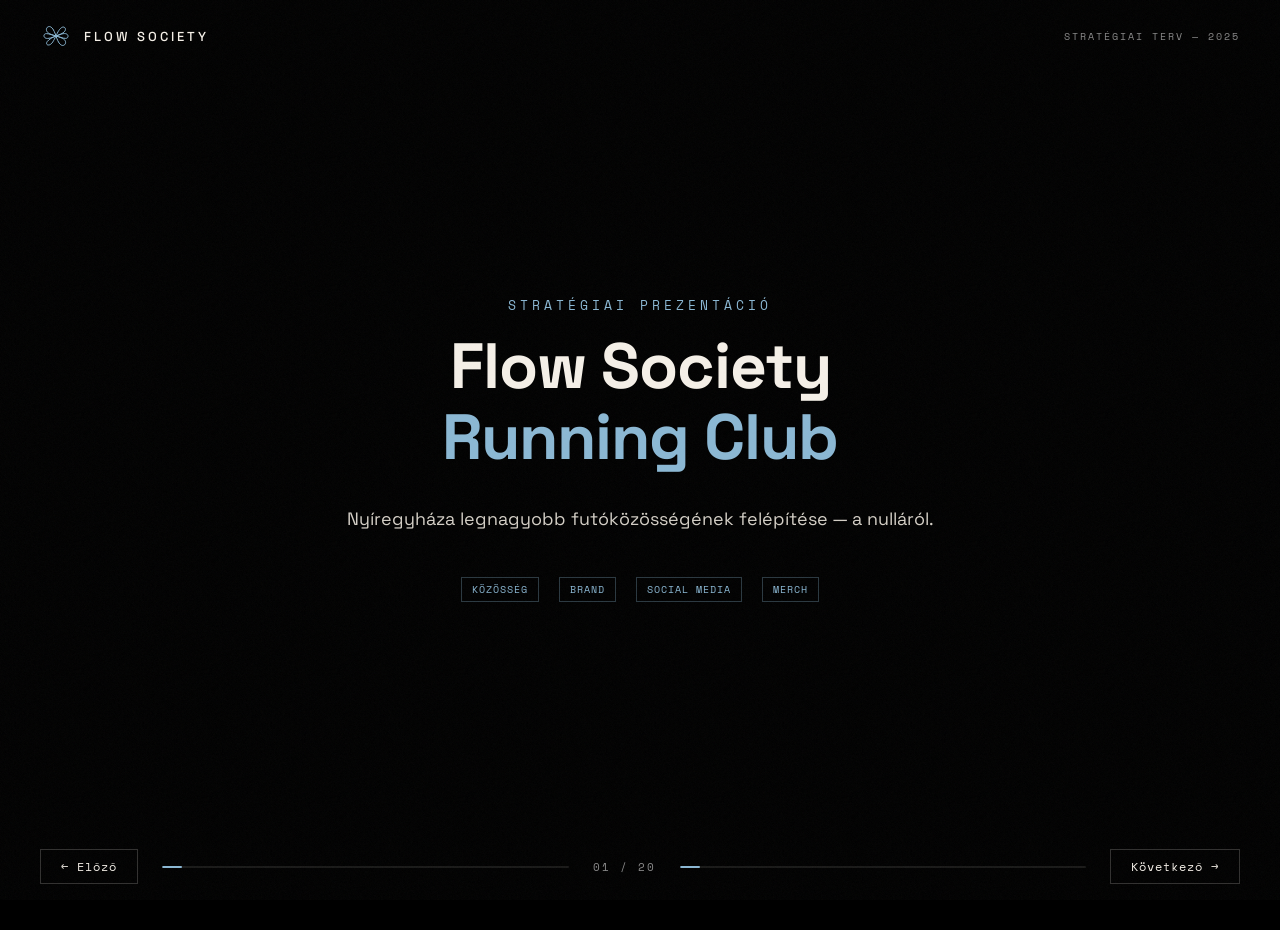
<file: flow-society-prezentacio.html>
<!DOCTYPE html>
<html lang="hu">
<head>
<meta charset="UTF-8">
<meta name="viewport" content="width=device-width, initial-scale=1.0">
<title>Flow Society — Stratégiai Prezentáció</title>
<link href="https://fonts.googleapis.com/css2?family=Space+Grotesk:wght@300;400;500;600;700&family=Space+Mono:wght@400;700&display=swap" rel="stylesheet">
<style>
*, *::before, *::after { margin: 0; padding: 0; box-sizing: border-box; }

:root {
  --white: #f5f0e8;
  --off-white: #d4cfc6;
  --gray: #888;
  --dark: #0a0a0a;
  --black: #000;
  --blue: #8bb8d4;
  --blue-dim: rgba(139,184,212,0.15);
  --blue-glow: rgba(139,184,212,0.3);
  --font-main: 'Space Grotesk', sans-serif;
  --font-mono: 'Space Mono', monospace;
}

html, body { height: 100%; overflow: hidden; }

body {
  font-family: var(--font-main);
  background: var(--black);
  color: var(--white);
  -webkit-font-smoothing: antialiased;
}

/* Grain */
.grain {
  position: fixed; inset: 0; z-index: 9000; pointer-events: none; opacity: 0.04;
  background-image: url("data:image/svg+xml,%3Csvg viewBox='0 0 256 256' xmlns='http://www.w3.org/2000/svg'%3E%3Cfilter id='noise'%3E%3CfeTurbulence type='fractalNoise' baseFrequency='0.9' numOctaves='4' stitchTiles='stitch'/%3E%3C/filter%3E%3Crect width='100%25' height='100%25' filter='url(%23noise)'/%3E%3C/svg%3E");
  background-size: 128px 128px;
  animation: grain-shift 0.15s steps(1) infinite;
}
@keyframes grain-shift {
  0% { transform: translate(0,0); } 25% { transform: translate(-2%,-3%); }
  50% { transform: translate(3%,1%); } 75% { transform: translate(-1%,4%); }
  100% { transform: translate(2%,-2%); }
}

/* Slide container */
.deck {
  position: relative; width: 100vw; height: 100vh;
}

.slide {
  position: absolute; inset: 0;
  display: flex; flex-direction: column; justify-content: center; align-items: center;
  padding: 60px 80px;
  opacity: 0; visibility: hidden;
  transition: opacity 0.6s ease, transform 0.6s ease;
  transform: translateY(30px);
}
.slide.active {
  opacity: 1; visibility: visible; transform: translateY(0);
}

/* Navigation */
.nav-bar {
  position: fixed; bottom: 0; left: 0; right: 0; z-index: 100;
  display: flex; align-items: center; justify-content: space-between;
  padding: 16px 40px;
  background: linear-gradient(transparent, rgba(0,0,0,0.95));
}
.nav-bar .progress {
  flex: 1; height: 2px; background: rgba(245,240,232,0.1); margin: 0 24px; border-radius: 1px; overflow: hidden;
}
.nav-bar .progress-fill {
  height: 100%; background: var(--blue); transition: width 0.4s ease; border-radius: 1px;
}
.nav-btn {
  background: none; border: 1px solid rgba(245,240,232,0.2); color: var(--white);
  font-family: var(--font-mono); font-size: 12px; padding: 8px 20px;
  cursor: pointer; transition: all 0.3s; letter-spacing: 1px;
}
.nav-btn:hover { border-color: var(--blue); color: var(--blue); }
.slide-counter {
  font-family: var(--font-mono); font-size: 11px; color: var(--gray); letter-spacing: 2px; min-width: 60px; text-align: center;
}

/* Top bar */
.top-bar {
  position: fixed; top: 0; left: 0; right: 0; z-index: 100;
  display: flex; align-items: center; justify-content: space-between;
  padding: 20px 40px;
}
.top-logo { display: flex; align-items: center; gap: 12px; }
.top-logo svg { width: 32px; height: 32px; }
.top-logo-text { font-size: 13px; letter-spacing: 3px; text-transform: uppercase; font-weight: 500; }
.top-tag {
  font-family: var(--font-mono); font-size: 10px; color: var(--gray);
  letter-spacing: 2px; text-transform: uppercase;
}

/* Typography */
.slide h1 {
  font-size: clamp(36px, 5vw, 72px); font-weight: 700; line-height: 1.1;
  letter-spacing: -1px; text-align: center; margin-bottom: 24px;
}
.slide h2 {
  font-size: clamp(28px, 3.5vw, 48px); font-weight: 600; line-height: 1.2;
  letter-spacing: -0.5px; margin-bottom: 20px;
}
.slide h3 {
  font-size: clamp(18px, 2vw, 28px); font-weight: 500; line-height: 1.3;
  margin-bottom: 16px;
}
.slide p, .slide li {
  font-size: clamp(14px, 1.4vw, 18px); line-height: 1.7; color: var(--off-white);
  max-width: 700px;
}
.subtitle {
  font-family: var(--font-mono); font-size: clamp(11px, 1vw, 14px);
  color: var(--blue); letter-spacing: 4px; text-transform: uppercase;
  margin-bottom: 16px;
}
.accent { color: var(--blue); }
.dim { color: var(--gray); }

/* Layout helpers */
.cols { display: grid; grid-template-columns: 1fr 1fr; gap: 48px; width: 100%; max-width: 1100px; align-items: start; }
.cols-3 { display: grid; grid-template-columns: 1fr 1fr 1fr; gap: 32px; width: 100%; max-width: 1100px; }
.full-w { width: 100%; max-width: 1100px; }

/* Cards */
.card {
  background: rgba(245,240,232,0.03); border: 1px solid rgba(245,240,232,0.08);
  padding: 32px; border-radius: 2px; transition: all 0.3s;
}
.card:hover { border-color: var(--blue-glow); background: rgba(139,184,212,0.04); }
.card h4 {
  font-size: 16px; font-weight: 600; margin-bottom: 12px; letter-spacing: 0.5px;
}
.card p { font-size: 14px; line-height: 1.6; color: var(--off-white); }
.card .card-num {
  font-family: var(--font-mono); font-size: 11px; color: var(--blue); letter-spacing: 2px; margin-bottom: 12px;
}

/* Stats */
.stat-grid { display: grid; grid-template-columns: repeat(4, 1fr); gap: 24px; width: 100%; max-width: 1000px; }
.stat-box { text-align: center; padding: 28px 16px; border: 1px solid rgba(245,240,232,0.06); }
.stat-num {
  font-size: clamp(32px, 4vw, 56px); font-weight: 700; color: var(--blue);
  font-family: var(--font-mono); line-height: 1;
}
.stat-label { font-size: 12px; color: var(--gray); margin-top: 8px; letter-spacing: 1px; text-transform: uppercase; }

/* Timeline */
.timeline { width: 100%; max-width: 900px; }
.timeline-item {
  display: flex; gap: 32px; padding: 24px 0;
  border-bottom: 1px solid rgba(245,240,232,0.06);
}
.timeline-period {
  font-family: var(--font-mono); font-size: 13px; color: var(--blue);
  min-width: 120px; letter-spacing: 1px; padding-top: 2px;
}
.timeline-content h4 { font-size: 16px; font-weight: 600; margin-bottom: 6px; }
.timeline-content p { font-size: 14px; color: var(--off-white); line-height: 1.6; }

/* Chart */
.bar-chart { display: flex; align-items: flex-end; gap: 16px; height: 200px; width: 100%; max-width: 700px; padding-top: 20px; }
.bar-col { display: flex; flex-direction: column; align-items: center; flex: 1; height: 100%; justify-content: flex-end; }
.bar {
  width: 100%; border-radius: 2px 2px 0 0; transition: height 1s ease;
  position: relative;
}
.bar-val {
  position: absolute; top: -22px; left: 50%; transform: translateX(-50%);
  font-family: var(--font-mono); font-size: 11px; color: var(--blue); white-space: nowrap;
}
.bar-label {
  font-size: 11px; color: var(--gray); margin-top: 8px; text-align: center;
  font-family: var(--font-mono); letter-spacing: 1px;
}

/* Donut chart */
.donut-container { display: flex; align-items: center; gap: 40px; }
.donut-legend { display: flex; flex-direction: column; gap: 12px; }
.legend-item { display: flex; align-items: center; gap: 10px; font-size: 14px; }
.legend-dot { width: 10px; height: 10px; border-radius: 50%; }

/* Content table */
.content-table { width: 100%; max-width: 1000px; border-collapse: collapse; }
.content-table th {
  font-family: var(--font-mono); font-size: 11px; color: var(--blue);
  letter-spacing: 2px; text-transform: uppercase; text-align: left;
  padding: 12px 16px; border-bottom: 1px solid rgba(139,184,212,0.3);
}
.content-table td {
  font-size: 14px; padding: 14px 16px; color: var(--off-white);
  border-bottom: 1px solid rgba(245,240,232,0.05);
}
.content-table tr:hover td { color: var(--white); background: rgba(139,184,212,0.03); }

/* Tag */
.tag {
  display: inline-block; font-family: var(--font-mono); font-size: 10px;
  letter-spacing: 1px; text-transform: uppercase;
  padding: 4px 10px; border: 1px solid rgba(139,184,212,0.3);
  color: var(--blue); margin: 2px;
}

/* Big quote */
.big-quote {
  font-size: clamp(24px, 3vw, 42px); font-weight: 300; font-style: italic;
  text-align: center; max-width: 800px; line-height: 1.5;
  color: var(--off-white);
}
.big-quote .accent { font-style: normal; font-weight: 600; }

/* Merch grid */
.merch-grid { display: grid; grid-template-columns: repeat(4, 1fr); gap: 20px; width: 100%; max-width: 800px; }
.merch-item {
  border: 1px solid rgba(245,240,232,0.08); padding: 32px 20px;
  text-align: center; transition: all 0.3s;
}
.merch-item:hover { border-color: var(--blue); }
.merch-icon { font-size: 36px; margin-bottom: 12px; filter: grayscale(1) brightness(1.2); }
.merch-name { font-size: 13px; font-weight: 500; letter-spacing: 1px; }

/* Funnel */
.funnel { width: 100%; max-width: 600px; }
.funnel-step {
  display: flex; align-items: center; gap: 20px; padding: 16px 0;
}
.funnel-bar {
  height: 40px; background: linear-gradient(90deg, var(--blue), rgba(139,184,212,0.2));
  border-radius: 2px; display: flex; align-items: center; padding-left: 16px;
  font-family: var(--font-mono); font-size: 12px; color: var(--white); font-weight: 600;
}
.funnel-label { font-size: 13px; color: var(--off-white); min-width: 140px; text-align: right; }

/* Responsive */
@media (max-width: 768px) {
  .slide { padding: 80px 24px 80px; }
  .cols, .cols-3 { grid-template-columns: 1fr; gap: 24px; }
  .stat-grid { grid-template-columns: 1fr 1fr; }
  .merch-grid { grid-template-columns: 1fr 1fr; }
  .nav-bar { padding: 12px 20px; }
  .top-bar { padding: 12px 20px; }
  .timeline-item { flex-direction: column; gap: 8px; }
  .bar-chart { height: 150px; }
}

/* Animations */
@keyframes fadeInUp {
  from { opacity: 0; transform: translateY(20px); }
  to { opacity: 1; transform: translateY(0); }
}
.slide.active .animate {
  animation: fadeInUp 0.6s ease forwards;
  opacity: 0;
}
.slide.active .animate:nth-child(1) { animation-delay: 0.1s; }
.slide.active .animate:nth-child(2) { animation-delay: 0.2s; }
.slide.active .animate:nth-child(3) { animation-delay: 0.3s; }
.slide.active .animate:nth-child(4) { animation-delay: 0.4s; }
.slide.active .animate:nth-child(5) { animation-delay: 0.5s; }
.slide.active .animate:nth-child(6) { animation-delay: 0.6s; }
.slide.active .animate:nth-child(7) { animation-delay: 0.7s; }
</style>
</head>
<body>

<div class="grain"></div>

<!-- Top Bar -->
<div class="top-bar">
  <div class="top-logo">
    <svg viewBox="0 0 80 80" fill="none" xmlns="http://www.w3.org/2000/svg">
      <path d="M40 40 C38 34 34 22 28 18 C22 14 16 18 16 24 C16 30 22 36 40 40 C34 38 22 34 16 34 C10 34 8 40 12 44 C16 48 26 46 40 40 C34 42 22 48 18 54 C14 60 18 64 24 62 C30 60 34 52 40 40 C42 46 46 58 52 62 C58 66 64 62 64 56 C64 50 58 44 40 40 C46 42 58 46 64 46 C70 46 72 40 68 36 C64 32 54 34 40 40 C46 38 58 34 62 28 C66 22 62 16 56 18 C50 20 44 30 40 40Z" stroke="#8bb8d4" stroke-width="2.5" stroke-linecap="round" stroke-linejoin="round" fill="none"/>
    </svg>
    <span class="top-logo-text">Flow Society</span>
  </div>
  <span class="top-tag">Stratégiai terv — 2025</span>
</div>

<div class="deck" id="deck">

  <!-- SLIDE 1: Title -->
  <div class="slide active" data-slide="0">
    <div class="subtitle animate">Stratégiai Prezentáció</div>
    <h1 class="animate">Flow Society<br><span class="accent">Running Club</span></h1>
    <p class="animate" style="text-align:center; margin-top: 8px;">
      Nyíregyháza legnagyobb futóközösségének felépítése — a nulláról.
    </p>
    <div style="margin-top: 40px; display:flex; gap:16px;" class="animate">
      <span class="tag">Közösség</span>
      <span class="tag">Brand</span>
      <span class="tag">Social Media</span>
      <span class="tag">Merch</span>
    </div>
  </div>

  <!-- SLIDE 2: Víziónk -->
  <div class="slide" data-slide="1">
    <div class="subtitle animate">01 — Vízió</div>
    <h2 class="animate">„Nem csak futunk.<br><span class="accent">Együtt futunk.</span>"</h2>
    <div class="cols animate" style="margin-top: 32px;">
      <div>
        <h3>A küldetés</h3>
        <p>Nyíregyháza legerősebb futóközösségét építjük fel, ahol a kezdők és haladók egyaránt otthon érzik magukat. A Flow Society nem csupán futóklub — ez egy életérzés, egy közösség, egy brand.</p>
      </div>
      <div>
        <h3>A stílus</h3>
        <p>Modern és vintage találkozása. Fekete-fehér dominancia kék akcentussal. Minimalista, mégis karakteres vizuális identitás, ami kitűnik a social media zajos világából.</p>
      </div>
    </div>
  </div>

  <!-- SLIDE 3: Piaci lehetőség -->
  <div class="slide" data-slide="2">
    <div class="subtitle animate">02 — Piaci helyzet</div>
    <h2 class="animate">Miért <span class="accent">most</span> és miért <span class="accent">Nyíregyháza</span>?</h2>
    <div class="stat-grid animate" style="margin-top: 32px;">
      <div class="stat-box">
        <div class="stat-num">117k</div>
        <div class="stat-label">Nyh. lakosság</div>
      </div>
      <div class="stat-box">
        <div class="stat-num">+34%</div>
        <div class="stat-label">Futás trend HU</div>
      </div>
      <div class="stat-box">
        <div class="stat-num">0</div>
        <div class="stat-label">Hasonló brand</div>
      </div>
      <div class="stat-box">
        <div class="stat-num">18-35</div>
        <div class="stat-label">Célcsoport kor</div>
      </div>
    </div>
    <p class="animate" style="text-align:center; margin-top: 24px;">
      Nyíregyházán nincs erős, brandelt futóközösség. A futás népszerűsége évről évre nő Magyarországon — ez a mi pillanatunk.
    </p>
  </div>

  <!-- SLIDE 4: Célcsoport -->
  <div class="slide" data-slide="3">
    <div class="subtitle animate">03 — Célcsoport</div>
    <h2 class="animate">Kiket <span class="accent">szólítunk meg</span>?</h2>
    <div class="cols-3 animate" style="margin-top: 24px;">
      <div class="card">
        <div class="card-num">01</div>
        <h4>Kezdő futók</h4>
        <p>18-30 év, először próbálják ki a futást, közösségre vágynak, nem akarnak egyedül kezdeni. Instagram-aktívak.</p>
      </div>
      <div class="card">
        <div class="card-num">02</div>
        <h4>Rendszeres futók</h4>
        <p>25-40 év, már futnak rendszeresen, de keresnek egy közösséget és motivációt. Versenyzés iránt is érdeklődnek.</p>
      </div>
      <div class="card">
        <div class="card-num">03</div>
        <h4>Életmód-tudatos fiatalok</h4>
        <p>18-28 év, fitness és egészséges életmód érdekli őket, a futás "cool" és trendy szegmensébe tartoznak.</p>
      </div>
    </div>
  </div>

  <!-- SLIDE 5: Platform stratégia -->
  <div class="slide" data-slide="4">
    <div class="subtitle animate">04 — Platformok</div>
    <h2 class="animate">Social Media <span class="accent">Ökoszisztéma</span></h2>
    <div class="cols-3 animate" style="margin-top: 24px;">
      <div class="card" style="border-color: var(--blue-glow);">
        <div class="card-num">★ Elsődleges</div>
        <h4>Instagram</h4>
        <p>A fő platform. Itt van a célközönségünk. Rendszeres posztok, Reels, Stories, közösségépítés. Heti 4-5 poszt + napi Story.</p>
        <div style="margin-top: 12px;">
          <span class="tag">Reels</span>
          <span class="tag">Feed</span>
          <span class="tag">Stories</span>
        </div>
      </div>
      <div class="card">
        <div class="card-num">Másodlagos</div>
        <h4>TikTok</h4>
        <p>Rövid, dinamikus videók a fiatalabb közönségnek. Havi 2-4 videó, ami az Instagramra is mehet Reelsként.</p>
        <div style="margin-top: 12px;">
          <span class="tag">Videó</span>
          <span class="tag">Trend</span>
        </div>
      </div>
      <div class="card">
        <div class="card-num">Kiegészítő</div>
        <h4>Facebook</h4>
        <p>Eseményekhez, csoportépítéshez, helyi közösségi hirdetésekhez. Facebook Group a tagoknak. Heti 2-3 poszt.</p>
        <div style="margin-top: 12px;">
          <span class="tag">Events</span>
          <span class="tag">Group</span>
        </div>
      </div>
    </div>
  </div>

  <!-- SLIDE 6: Content stratégia -->
  <div class="slide" data-slide="5">
    <div class="subtitle animate">05 — Content stratégia</div>
    <h2 class="animate">Mit <span class="accent">posztolunk</span>?</h2>
    <table class="content-table animate" style="margin-top: 24px;">
      <thead>
        <tr>
          <th>Típus</th>
          <th>Platform</th>
          <th>Gyakoriság</th>
          <th>Cél</th>
        </tr>
      </thead>
      <tbody>
        <tr>
          <td><strong>Futós fotók / recap</strong></td>
          <td>Instagram, FB</td>
          <td>Heti 2-3×</td>
          <td>Közösség megmutatása</td>
        </tr>
        <tr>
          <td><strong>„Tudtad-e?" edukáció</strong></td>
          <td>Instagram</td>
          <td>Heti 1-2×</td>
          <td>Értékadás, elérés</td>
        </tr>
        <tr>
          <td><strong>Reels / TikTok videók</strong></td>
          <td>IG, TikTok</td>
          <td>Havi 2-4×</td>
          <td>Elérés, virális potenciál</td>
        </tr>
        <tr>
          <td><strong>Stories (napi)</strong></td>
          <td>Instagram</td>
          <td>Napi</td>
          <td>Jelenlét, behind-the-scenes</td>
        </tr>
        <tr>
          <td><strong>Motivációs idézetek</strong></td>
          <td>Instagram</td>
          <td>Heti 1×</td>
          <td>Engagement, mentés</td>
        </tr>
        <tr>
          <td><strong>Esemény bejelentés</strong></td>
          <td>IG, FB</td>
          <td>Alkalom szerint</td>
          <td>Részvétel növelés</td>
        </tr>
      </tbody>
    </table>
  </div>

  <!-- SLIDE 7: Heti content naptár -->
  <div class="slide" data-slide="6">
    <div class="subtitle animate">06 — Content naptár</div>
    <h2 class="animate">Egy tipikus <span class="accent">hét</span></h2>
    <div class="full-w animate" style="margin-top: 24px;">
      <table class="content-table">
        <thead>
          <tr>
            <th>Nap</th>
            <th>Instagram</th>
            <th>Story</th>
            <th>TikTok / Reels</th>
          </tr>
        </thead>
        <tbody>
          <tr>
            <td><strong>Hétfő</strong></td>
            <td>Motivációs idézet poszt</td>
            <td>„Heti futás countdown"</td>
            <td>—</td>
          </tr>
          <tr>
            <td><strong>Kedd</strong></td>
            <td>—</td>
            <td>Behind-the-scenes</td>
            <td>—</td>
          </tr>
          <tr>
            <td><strong>Szerda</strong></td>
            <td>„Tudtad-e?" poszt</td>
            <td>Szavazás / kérdés</td>
            <td>—</td>
          </tr>
          <tr>
            <td><strong>Csütörtök</strong></td>
            <td>Futós fotó / közösség</td>
            <td>Közös futás recap</td>
            <td>Videó (ha van)</td>
          </tr>
          <tr>
            <td><strong>Péntek</strong></td>
            <td>—</td>
            <td>Hétvégi futás bejelentő</td>
            <td>—</td>
          </tr>
          <tr>
            <td><strong>Szombat</strong></td>
            <td>Közös futás recap fotók</td>
            <td>Live / élő story</td>
            <td>—</td>
          </tr>
          <tr>
            <td><strong>Vasárnap</strong></td>
            <td>Heti összefoglaló / stat</td>
            <td>Pihenőnap vibe</td>
            <td>Reels recap (havi 1×)</td>
          </tr>
        </tbody>
      </table>
    </div>
  </div>

  <!-- SLIDE 8: Növekedési terv -->
  <div class="slide" data-slide="7">
    <div class="subtitle animate">07 — Növekedési terv</div>
    <h2 class="animate">A felépítés <span class="accent">4 fázisa</span></h2>
    <div class="timeline animate" style="margin-top: 24px;">
      <div class="timeline-item">
        <div class="timeline-period">1-2. hónap</div>
        <div class="timeline-content">
          <h4>Alapozás — „Seed"</h4>
          <p>Profilok létrehozása (IG, TikTok, FB). Vizuális identitás véglegesítése. Első 10-15 poszt feltöltése. Ismerősök, barátok bevonása. Első közös futás megszervezése.</p>
        </div>
      </div>
      <div class="timeline-item">
        <div class="timeline-period">3-4. hónap</div>
        <div class="timeline-content">
          <h4>Növekedés — „Growth"</h4>
          <p>Rendszeres posztolás beindítása. Első fizetett hirdetések (IG). Helyi influencerekkel, futókkal együttműködés. Első merch (matricák). Cél: 300+ követő.</p>
        </div>
      </div>
      <div class="timeline-item">
        <div class="timeline-period">5-8. hónap</div>
        <div class="timeline-content">
          <h4>Közösségépítés — „Community"</h4>
          <p>Rendszeres heti futások fix időpontban. Pólók, sapkák bevezetése. Első nagyobb esemény/futóverseny. Cél: 1000+ követő, 30+ aktív futó.</p>
        </div>
      </div>
      <div class="timeline-item" style="border-bottom: none;">
        <div class="timeline-period">9-12. hónap</div>
        <div class="timeline-content">
          <h4>Brand — „Establish"</h4>
          <p>Flow Society = Nyíregyháza futóklub. Szponzori megkeresések. Nagyobb rendezvények. Cél: 2500+ követő, 50+ aktív tag, helyi ismertség.</p>
        </div>
      </div>
    </div>
  </div>

  <!-- SLIDE 9: Követő növekedés chart -->
  <div class="slide" data-slide="8">
    <div class="subtitle animate">08 — Növekedési előrejelzés</div>
    <h2 class="animate">Instagram követők — <span class="accent">12 hónap</span></h2>
    <div class="bar-chart animate" style="margin-top: 32px;" id="growth-chart">
      <div class="bar-col">
        <div class="bar" style="height: 8%; background: linear-gradient(to top, var(--blue), rgba(139,184,212,0.4));">
          <span class="bar-val">50</span>
        </div>
        <span class="bar-label">1. hó</span>
      </div>
      <div class="bar-col">
        <div class="bar" style="height: 12%; background: linear-gradient(to top, var(--blue), rgba(139,184,212,0.4));">
          <span class="bar-val">120</span>
        </div>
        <span class="bar-label">2. hó</span>
      </div>
      <div class="bar-col">
        <div class="bar" style="height: 18%; background: linear-gradient(to top, var(--blue), rgba(139,184,212,0.4));">
          <span class="bar-val">250</span>
        </div>
        <span class="bar-label">3. hó</span>
      </div>
      <div class="bar-col">
        <div class="bar" style="height: 25%; background: linear-gradient(to top, var(--blue), rgba(139,184,212,0.4));">
          <span class="bar-val">380</span>
        </div>
        <span class="bar-label">4. hó</span>
      </div>
      <div class="bar-col">
        <div class="bar" style="height: 33%; background: linear-gradient(to top, var(--blue), rgba(139,184,212,0.4));">
          <span class="bar-val">500</span>
        </div>
        <span class="bar-label">5. hó</span>
      </div>
      <div class="bar-col">
        <div class="bar" style="height: 42%; background: linear-gradient(to top, var(--blue), rgba(139,184,212,0.4));">
          <span class="bar-val">650</span>
        </div>
        <span class="bar-label">6. hó</span>
      </div>
      <div class="bar-col">
        <div class="bar" style="height: 50%; background: linear-gradient(to top, var(--blue), rgba(139,184,212,0.4));">
          <span class="bar-val">800</span>
        </div>
        <span class="bar-label">7. hó</span>
      </div>
      <div class="bar-col">
        <div class="bar" style="height: 58%; background: linear-gradient(to top, var(--blue), rgba(139,184,212,0.4));">
          <span class="bar-val">950</span>
        </div>
        <span class="bar-label">8. hó</span>
      </div>
      <div class="bar-col">
        <div class="bar" style="height: 67%; background: linear-gradient(to top, var(--blue), rgba(139,184,212,0.4));">
          <span class="bar-val">1.2k</span>
        </div>
        <span class="bar-label">9. hó</span>
      </div>
      <div class="bar-col">
        <div class="bar" style="height: 75%; background: linear-gradient(to top, var(--blue), rgba(139,184,212,0.4));">
          <span class="bar-val">1.5k</span>
        </div>
        <span class="bar-label">10. hó</span>
      </div>
      <div class="bar-col">
        <div class="bar" style="height: 85%; background: linear-gradient(to top, var(--blue), rgba(139,184,212,0.4));">
          <span class="bar-val">2k</span>
        </div>
        <span class="bar-label">11. hó</span>
      </div>
      <div class="bar-col">
        <div class="bar" style="height: 100%; background: linear-gradient(to top, var(--blue), rgba(139,184,212,0.4));">
          <span class="bar-val">2.5k+</span>
        </div>
        <span class="bar-label">12. hó</span>
      </div>
    </div>
    <p class="animate dim" style="text-align:center; margin-top: 20px; font-size: 12px; font-family: var(--font-mono);">
      * Organikus + fizetett hirdetéssel kombinált becslés
    </p>
  </div>

  <!-- SLIDE 10: Hirdetési stratégia -->
  <div class="slide" data-slide="9">
    <div class="subtitle animate">09 — Fizetett hirdetések</div>
    <h2 class="animate">Paid Ads <span class="accent">Stratégia</span></h2>
    <div class="cols animate" style="margin-top: 24px;">
      <div>
        <div class="card" style="margin-bottom: 20px;">
          <div class="card-num">Instagram Ads</div>
          <h4>Fő csatorna</h4>
          <p>Havi 15.000-30.000 Ft költségvetés. Célzás: Nyíregyháza + 15km, 18-35 év, futás / fitness / egészséges életmód érdeklődés. Promoted Reels + Feed posztok.</p>
        </div>
        <div class="card">
          <div class="card-num">Facebook Ads</div>
          <h4>Esemény promóció</h4>
          <p>Alkalmi hirdetések események előtt. Havi 5.000-10.000 Ft. Lokális célzás, esemény-típusú hirdetések.</p>
        </div>
      </div>
      <div>
        <div class="card" style="margin-bottom: 20px;">
          <div class="card-num">Hirdetés típusok</div>
          <h4>Formátumok</h4>
          <p>1. Reels hirdetés — legmagasabb elérés<br>2. Carousel poszt — „Tudtad-e?" típus<br>3. Story hirdetés — CTA: „Csatlakozz"<br>4. Esemény boost — futások előtt</p>
        </div>
        <div class="card">
          <div class="card-num">Összesen / hó</div>
          <h4 style="color: var(--blue);">20.000 – 40.000 Ft</h4>
          <p>Reálisan elérhető büdzsé, ami egy helyi futóklubhoz nagyon erős eredményeket tud hozni célzott kampányokkal.</p>
        </div>
      </div>
    </div>
  </div>

  <!-- SLIDE 11: Brand & Merch -->
  <div class="slide" data-slide="10">
    <div class="subtitle animate">10 — Brand & Merch</div>
    <h2 class="animate">Termékek és <span class="accent">márkaépítés</span></h2>
    <div class="merch-grid animate" style="margin-top: 32px;">
      <div class="merch-item">
        <div class="merch-icon">🏷️</div>
        <div class="merch-name">Matricák</div>
        <p style="font-size: 12px; color: var(--gray); margin-top: 8px;">1. fázis — ingyen osztás futásokon</p>
      </div>
      <div class="merch-item">
        <div class="merch-icon">👕</div>
        <div class="merch-name">Pólók</div>
        <p style="font-size: 12px; color: var(--gray); margin-top: 8px;">2. fázis — fekete/fehér, minimalista design</p>
      </div>
      <div class="merch-item">
        <div class="merch-icon">🧢</div>
        <div class="merch-name">Sapkák</div>
        <p style="font-size: 12px; color: var(--gray); margin-top: 8px;">2. fázis — futósapka logóval</p>
      </div>
      <div class="merch-item">
        <div class="merch-icon">🧥</div>
        <div class="merch-name">Pulcsik / Limitált pólók</div>
        <p style="font-size: 12px; color: var(--gray); margin-top: 8px;">3. fázis — premium, limitált szériák</p>
      </div>
    </div>
    <p class="animate" style="text-align:center; margin-top: 28px; max-width: 600px;">
      A merch nem csak bevétel — <span class="accent">mozgó reklám</span>. Minden póló, sapka és matrica Nyíregyháza utcáin a Flow Society-t hirdeti.
    </p>
  </div>

  <!-- SLIDE 12: Conversion funnel -->
  <div class="slide" data-slide="11">
    <div class="subtitle animate">11 — Konverziós tölcsér</div>
    <h2 class="animate">Hogyan lesz egy <span class="accent">követőből tag</span>?</h2>
    <div class="funnel animate" style="margin-top: 32px;">
      <div class="funnel-step">
        <div class="funnel-label">Felfedezés</div>
        <div class="funnel-bar" style="width: 100%;">Instagram / TikTok / szájhagyomány</div>
      </div>
      <div class="funnel-step">
        <div class="funnel-label">Érdeklődés</div>
        <div class="funnel-bar" style="width: 82%;">Profil megtekintés, posztok böngészés</div>
      </div>
      <div class="funnel-step">
        <div class="funnel-label">Követés</div>
        <div class="funnel-bar" style="width: 60%;">Követővé válik, Story-kat néz</div>
      </div>
      <div class="funnel-step">
        <div class="funnel-label">Első futás</div>
        <div class="funnel-bar" style="width: 35%;">Eljön az első közös futásra</div>
      </div>
      <div class="funnel-step">
        <div class="funnel-label">Aktív tag</div>
        <div class="funnel-bar" style="width: 18%;">Rendszeresen jár, merch-et vesz</div>
      </div>
    </div>
  </div>

  <!-- SLIDE 13: Content ötletek -->
  <div class="slide" data-slide="12">
    <div class="subtitle animate">12 — Content ötletek</div>
    <h2 class="animate">Poszt <span class="accent">ötlettár</span></h2>
    <div class="cols animate" style="margin-top: 24px;">
      <div>
        <div class="card" style="margin-bottom: 16px;">
          <h4>📊 „Tudtad-e?" széria</h4>
          <p>• A futás 30%-kal csökkenti a stressz szintet<br>• 5 km futás = ~350 kcal égetés<br>• Közösen futni 2x motiválóbb<br>• A reggeli futás javítja a koncentrációt</p>
        </div>
        <div class="card">
          <h4>🎬 Videó ötletek</h4>
          <p>• „Első futásom a Flow Society-vel"<br>• Nyíregyháza legjobb futóútvonalai<br>• 30 napos futás kihívás<br>• Tag bemutató interjúk</p>
        </div>
      </div>
      <div>
        <div class="card" style="margin-bottom: 16px;">
          <h4>📸 Fotó posztok</h4>
          <p>• Közös futás recap (fekete-fehér)<br>• „Run of the week" — legjobb futó<br>• Útvonal térkép + statisztika<br>• Merch bemutatók (flat lay)</p>
        </div>
        <div class="card">
          <h4>💬 Engagement posztok</h4>
          <p>• „Hány km-t futottál ezen a héten?"<br>• „Melyik a kedvenc futózenéd?"<br>• Szavazások futóútvonalakról<br>• „Jelöld meg a futópartnerred"</p>
        </div>
      </div>
    </div>
  </div>

  <!-- SLIDE 14: KPI-k -->
  <div class="slide" data-slide="13">
    <div class="subtitle animate">13 — Mérőszámok</div>
    <h2 class="animate">Hogyan mérjük a <span class="accent">sikert</span>?</h2>
    <div class="cols-3 animate" style="margin-top: 24px;">
      <div class="card">
        <div class="card-num">Social</div>
        <h4>Online KPI-k</h4>
        <p>• Instagram követők<br>• Engagement rate (cél: >5%)<br>• Reels elérések<br>• Story megtekintések<br>• Profil látogatások</p>
      </div>
      <div class="card">
        <div class="card-num">Közösség</div>
        <h4>Offline KPI-k</h4>
        <p>• Aktív futók száma / futás<br>• Visszatérő tagok aránya<br>• Új csatlakozók / hónap<br>• Esemény résztvevők</p>
      </div>
      <div class="card">
        <div class="card-num">Brand</div>
        <h4>Brand KPI-k</h4>
        <p>• Merch értékesítés<br>• Szponzori megkeresések<br>• Média megjelenések<br>• Helyi ismertség (kérdőív)</p>
      </div>
    </div>
  </div>

  <!-- SLIDE 15: 12 havi célok összesítő -->
  <div class="slide" data-slide="14">
    <div class="subtitle animate">14 — 12 havi célok</div>
    <h2 class="animate">Mérföldkövek <span class="accent">összesítő</span></h2>
    <div class="stat-grid animate" style="margin-top: 32px;">
      <div class="stat-box">
        <div class="stat-num">2.5k+</div>
        <div class="stat-label">IG Követők</div>
      </div>
      <div class="stat-box">
        <div class="stat-num">50+</div>
        <div class="stat-label">Aktív tagok</div>
      </div>
      <div class="stat-box">
        <div class="stat-num">200+</div>
        <div class="stat-label">Posztok</div>
      </div>
      <div class="stat-box">
        <div class="stat-num">48</div>
        <div class="stat-label">Közös futás</div>
      </div>
    </div>
    <div class="cols animate" style="margin-top: 32px;">
      <div class="card">
        <h4>Ami biztosan kell</h4>
        <p>✓ Konzisztens posztolás heti 4-5×<br>✓ Min. 2 videó / hónap<br>✓ Heti 1 közös futás fix időpont<br>✓ Havi hirdetési büdzsé (20-40k Ft)<br>✓ Merch fokozatos bevezetése</p>
      </div>
      <div class="card">
        <h4>Ami a különbséget hozza</h4>
        <p>★ Egyedi vizuális stílus (B&W + kék)<br>★ Közösségi érzés — nem edző, hanem társak<br>★ Lokális fókusz — Nyíregyháza büszkeség<br>★ Autentikus tartalom, nem stock fotók<br>★ A Flow Society = egy életérzés</p>
      </div>
    </div>
  </div>

  <!-- SLIDE 16: 3 hónap reális kép -->
  <div class="slide" data-slide="15">
    <div class="subtitle animate">15 — Reális kép: 3 hónap</div>
    <h2 class="animate">Az első <span class="accent">3 hónap</span> — amit valósan elérhetünk</h2>
    <div class="cols animate" style="margin-top: 24px;">
      <div>
        <div class="stat-grid" style="grid-template-columns: 1fr 1fr; gap: 16px;">
          <div class="stat-box">
            <div class="stat-num">200+</div>
            <div class="stat-label">IG követő</div>
          </div>
          <div class="stat-box">
            <div class="stat-num">10-15</div>
            <div class="stat-label">Futó / alkalom</div>
          </div>
          <div class="stat-box">
            <div class="stat-num">30+</div>
            <div class="stat-label">Poszt</div>
          </div>
          <div class="stat-box">
            <div class="stat-num">6-8</div>
            <div class="stat-label">Videó</div>
          </div>
        </div>
      </div>
      <div>
        <div class="card">
          <h4>Amit 3 hónap alatt elérünk</h4>
          <p>
            ✓ Működő IG, TikTok, FB profilok<br>
            ✓ Felismerhető vizuális identitás<br>
            ✓ Heti rendszeres közös futás<br>
            ✓ Első visszatérő tagok (mag csapat)<br>
            ✓ Első matricák kiosztva<br>
            ✓ Első fizetett hirdetés lefuttatva<br>
            ✓ 2-3 helyi futóval együttműködés
          </p>
        </div>
      </div>
    </div>
  </div>

  <!-- SLIDE 17: 6 hónap reális kép -->
  <div class="slide" data-slide="16">
    <div class="subtitle animate">16 — Reális kép: 6 hónap</div>
    <h2 class="animate">Fél év után — <span class="accent">kinőttük a kezdeteket</span></h2>
    <div class="cols animate" style="margin-top: 24px;">
      <div>
        <div class="stat-grid" style="grid-template-columns: 1fr 1fr; gap: 16px;">
          <div class="stat-box">
            <div class="stat-num">600+</div>
            <div class="stat-label">IG követő</div>
          </div>
          <div class="stat-box">
            <div class="stat-num">20-30</div>
            <div class="stat-label">Futó / alkalom</div>
          </div>
          <div class="stat-box">
            <div class="stat-num">100+</div>
            <div class="stat-label">Poszt</div>
          </div>
          <div class="stat-box">
            <div class="stat-num">5%+</div>
            <div class="stat-label">Engagement</div>
          </div>
        </div>
      </div>
      <div>
        <div class="card">
          <h4>Hol tartunk fél év után</h4>
          <p>
            ✓ Fix heti futás — az emberek már várják<br>
            ✓ Első pólók és sapkák megrendelve<br>
            ✓ Nyíregyházán kezdik ismerni a nevet<br>
            ✓ 3-5 poszt / hét rutin kialakítva<br>
            ✓ Első nagyobb közös futóesemény<br>
            ✓ Reels videók 1000+ elérés átlag<br>
            ✓ Organikus növekedés beindul
          </p>
        </div>
      </div>
    </div>
  </div>

  <!-- SLIDE 18: 1 év reális kép -->
  <div class="slide" data-slide="17">
    <div class="subtitle animate">17 — Reális kép: 1 év</div>
    <h2 class="animate">12 hónap — <span class="accent">a brand él és lélegzik</span></h2>
    <div class="cols animate" style="margin-top: 24px;">
      <div>
        <div class="stat-grid" style="grid-template-columns: 1fr 1fr; gap: 16px;">
          <div class="stat-box">
            <div class="stat-num">2k+</div>
            <div class="stat-label">IG követő</div>
          </div>
          <div class="stat-box">
            <div class="stat-num">40-60</div>
            <div class="stat-label">Aktív tag</div>
          </div>
          <div class="stat-box">
            <div class="stat-num">200+</div>
            <div class="stat-label">Poszt</div>
          </div>
          <div class="stat-box">
            <div class="stat-num">3+</div>
            <div class="stat-label">Szponzor</div>
          </div>
        </div>
      </div>
      <div>
        <div class="card">
          <h4>1 év után — a nagy kép</h4>
          <p>
            ✓ Flow Society = Nyíregyháza futóklubja<br>
            ✓ Teljes merch lánc (matrica→póló→sapka→pulcsi)<br>
            ✓ Szponzori bevétel (futóbolt, sportmárkák)<br>
            ✓ Saját futóverseny/esemény szervezés<br>
            ✓ Helyi média megjelenések<br>
            ✓ TikTok videók 5-10k elérés<br>
            ✓ Közösség, ami önmagát építi tovább
          </p>
        </div>
      </div>
    </div>
  </div>

  <!-- SLIDE 19: Mi kell a sikerhez -->
  <div class="slide" data-slide="18">
    <div class="subtitle animate">18 — A siker kulcsa</div>
    <h2 class="animate">Mi kell ahhoz, hogy <span class="accent">tényleg működjön</span>?</h2>
    <div class="cols-3 animate" style="margin-top: 24px;">
      <div class="card">
        <div class="card-num">Konzisztencia</div>
        <h4>Nem az intenzitás, hanem a rendszeresség</h4>
        <p>Jobb heti 4 poszt 12 hónapon át, mint napi 3 poszt 2 hétig. A közösségi média algoritmusa a rendszerességet jutalmazza.</p>
      </div>
      <div class="card">
        <div class="card-num">Autentikusság</div>
        <h4>Valódi emberek, valódi futások</h4>
        <p>Nem stock fotók, nem tökéletes világ. Izzadság, reggeli futások, téli hideg — ez az, ami hiteles és ami bevonzza az embereket.</p>
      </div>
      <div class="card">
        <div class="card-num">Közösség</div>
        <h4>Mindenkit befogadunk</h4>
        <p>Nem számít a tempó. Nem számít a táv. Az számít, hogy ott vagy. Ez a Flow Society filozófiája — és ez az, ami virálissá teszi.</p>
      </div>
    </div>
  </div>

  <!-- SLIDE 20: Closing -->
  <div class="slide" data-slide="19">
    <svg viewBox="0 0 80 80" fill="none" xmlns="http://www.w3.org/2000/svg" class="animate" style="width: 64px; height: 64px; margin-bottom: 32px;">
      <path d="M40 40 C38 34 34 22 28 18 C22 14 16 18 16 24 C16 30 22 36 40 40 C34 38 22 34 16 34 C10 34 8 40 12 44 C16 48 26 46 40 40 C34 42 22 48 18 54 C14 60 18 64 24 62 C30 60 34 52 40 40 C42 46 46 58 52 62 C58 66 64 62 64 56 C64 50 58 44 40 40 C46 42 58 46 64 46 C70 46 72 40 68 36 C64 32 54 34 40 40 C46 38 58 34 62 28 C66 22 62 16 56 18 C50 20 44 30 40 40Z" stroke="#8bb8d4" stroke-width="2.5" stroke-linecap="round" stroke-linejoin="round" fill="none"/>
    </svg>
    <p class="big-quote animate">
      „A futás egyedül is jó.<br>De <span class="accent">együtt</span> — az más szint."
    </p>
    <div class="subtitle animate" style="margin-top: 40px;">Flow Society Running Club</div>
    <p class="animate dim" style="font-family: var(--font-mono); font-size: 12px; margin-top: 8px;">Nyíregyháza — 2025</p>
  </div>

</div>

<!-- Navigation -->
<div class="nav-bar">
  <button class="nav-btn" id="prev-btn">← Előző</button>
  <div class="progress">
    <div class="progress-fill" id="progress-fill"></div>
  </div>
  <span class="slide-counter" id="slide-counter">01 / 16</span>
  <div class="progress">
    <div class="progress-fill" id="progress-fill2"></div>
  </div>
  <button class="nav-btn" id="next-btn">Következő →</button>
</div>

<script>
const slides = document.querySelectorAll('.slide');
const total = slides.length;
let current = 0;

function goTo(n) {
  if (n < 0 || n >= total) return;
  slides[current].classList.remove('active');
  current = n;
  const s = slides[current];
  s.querySelectorAll('.animate').forEach(el => {
    el.style.animation = 'none';
  });
  s.classList.add('active');
  requestAnimationFrame(() => {
    requestAnimationFrame(() => {
      s.querySelectorAll('.animate').forEach(el => {
        el.style.animation = '';
      });
    });
  });
  document.getElementById('slide-counter').textContent =
    String(current + 1).padStart(2, '0') + ' / ' + String(total).padStart(2, '0');
  const pct = ((current + 1) / total) * 100;
  document.getElementById('progress-fill').style.width = pct + '%';
  document.getElementById('progress-fill2').style.width = pct + '%';
}

document.getElementById('prev-btn').addEventListener('click', () => goTo(current - 1));
document.getElementById('next-btn').addEventListener('click', () => goTo(current + 1));

document.addEventListener('keydown', e => {
  if (e.key === 'ArrowRight' || e.key === ' ') { e.preventDefault(); goTo(current + 1); }
  if (e.key === 'ArrowLeft') { e.preventDefault(); goTo(current - 1); }
});

let touchStartX = 0;
document.addEventListener('touchstart', e => { touchStartX = e.changedTouches[0].screenX; });
document.addEventListener('touchend', e => {
  const diff = touchStartX - e.changedTouches[0].screenX;
  if (Math.abs(diff) > 50) { diff > 0 ? goTo(current + 1) : goTo(current - 1); }
});

goTo(0);
</script>

</body>
</html>
</file>
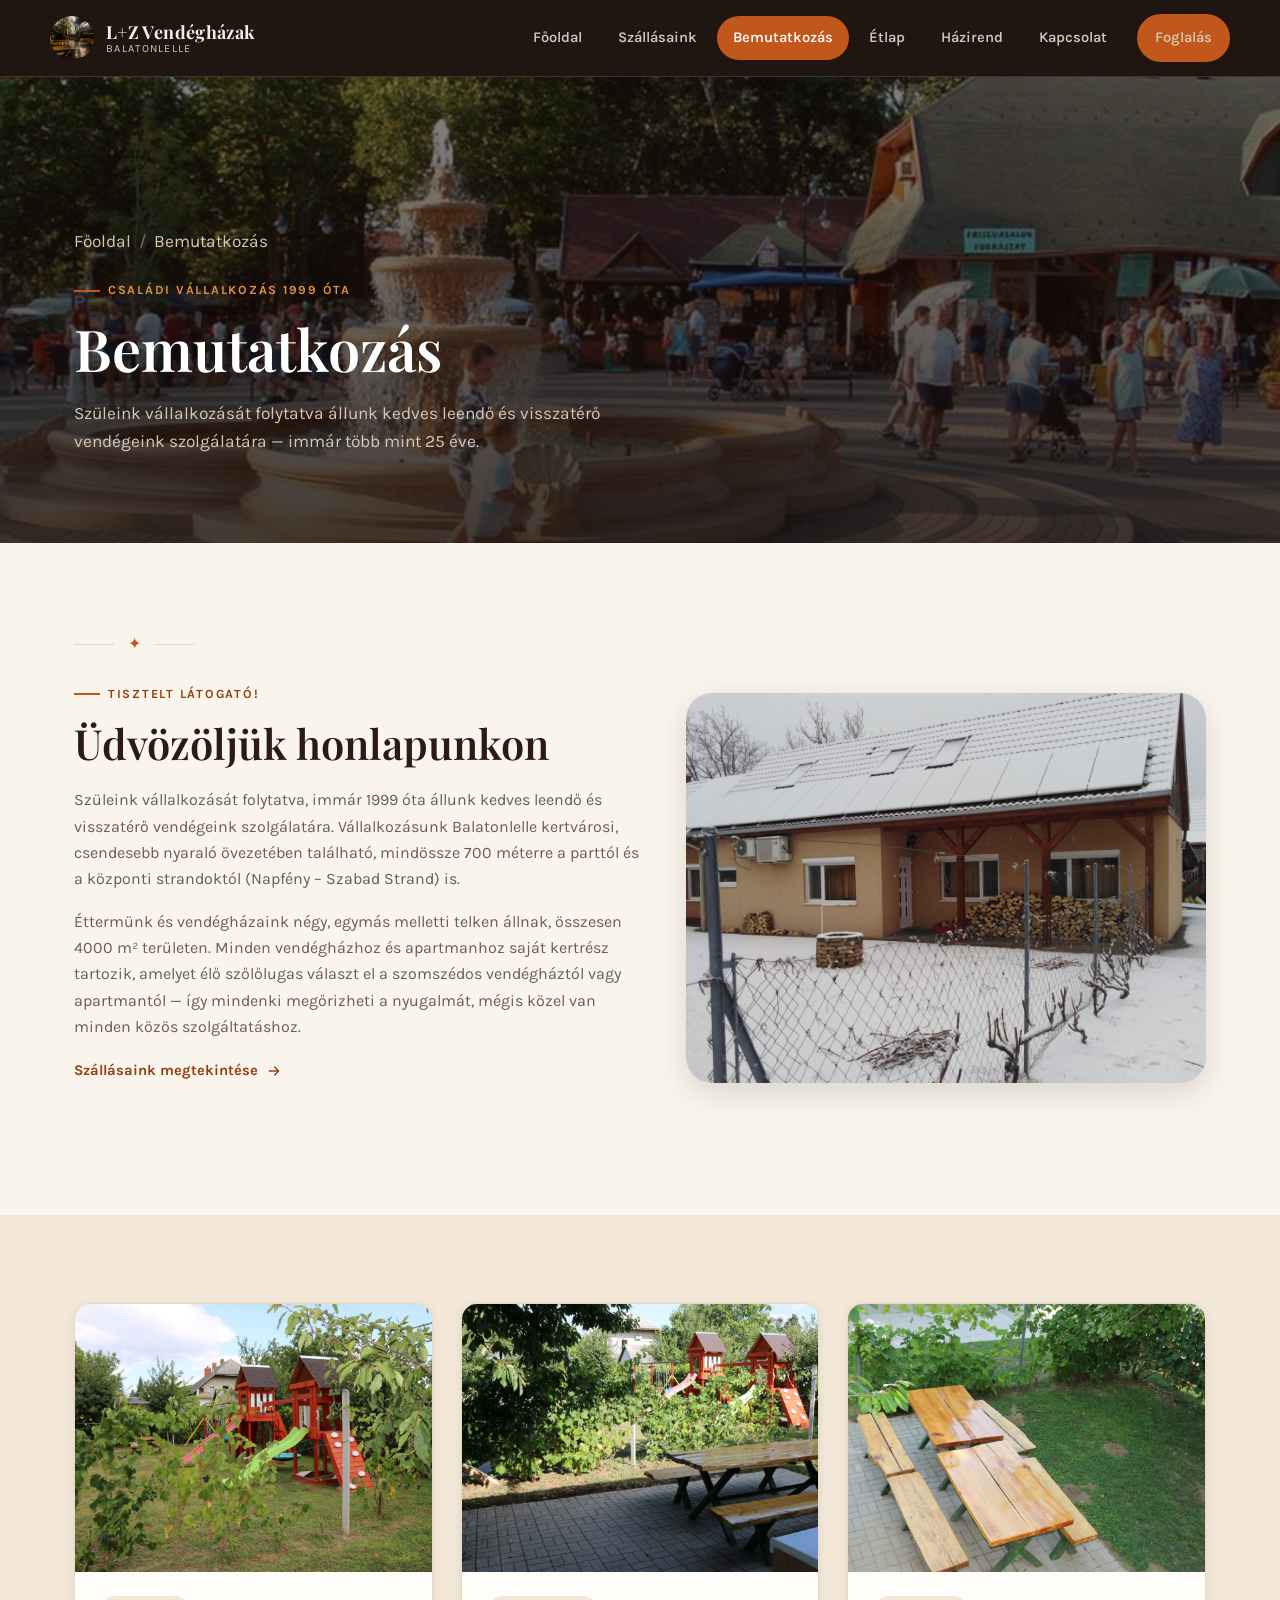
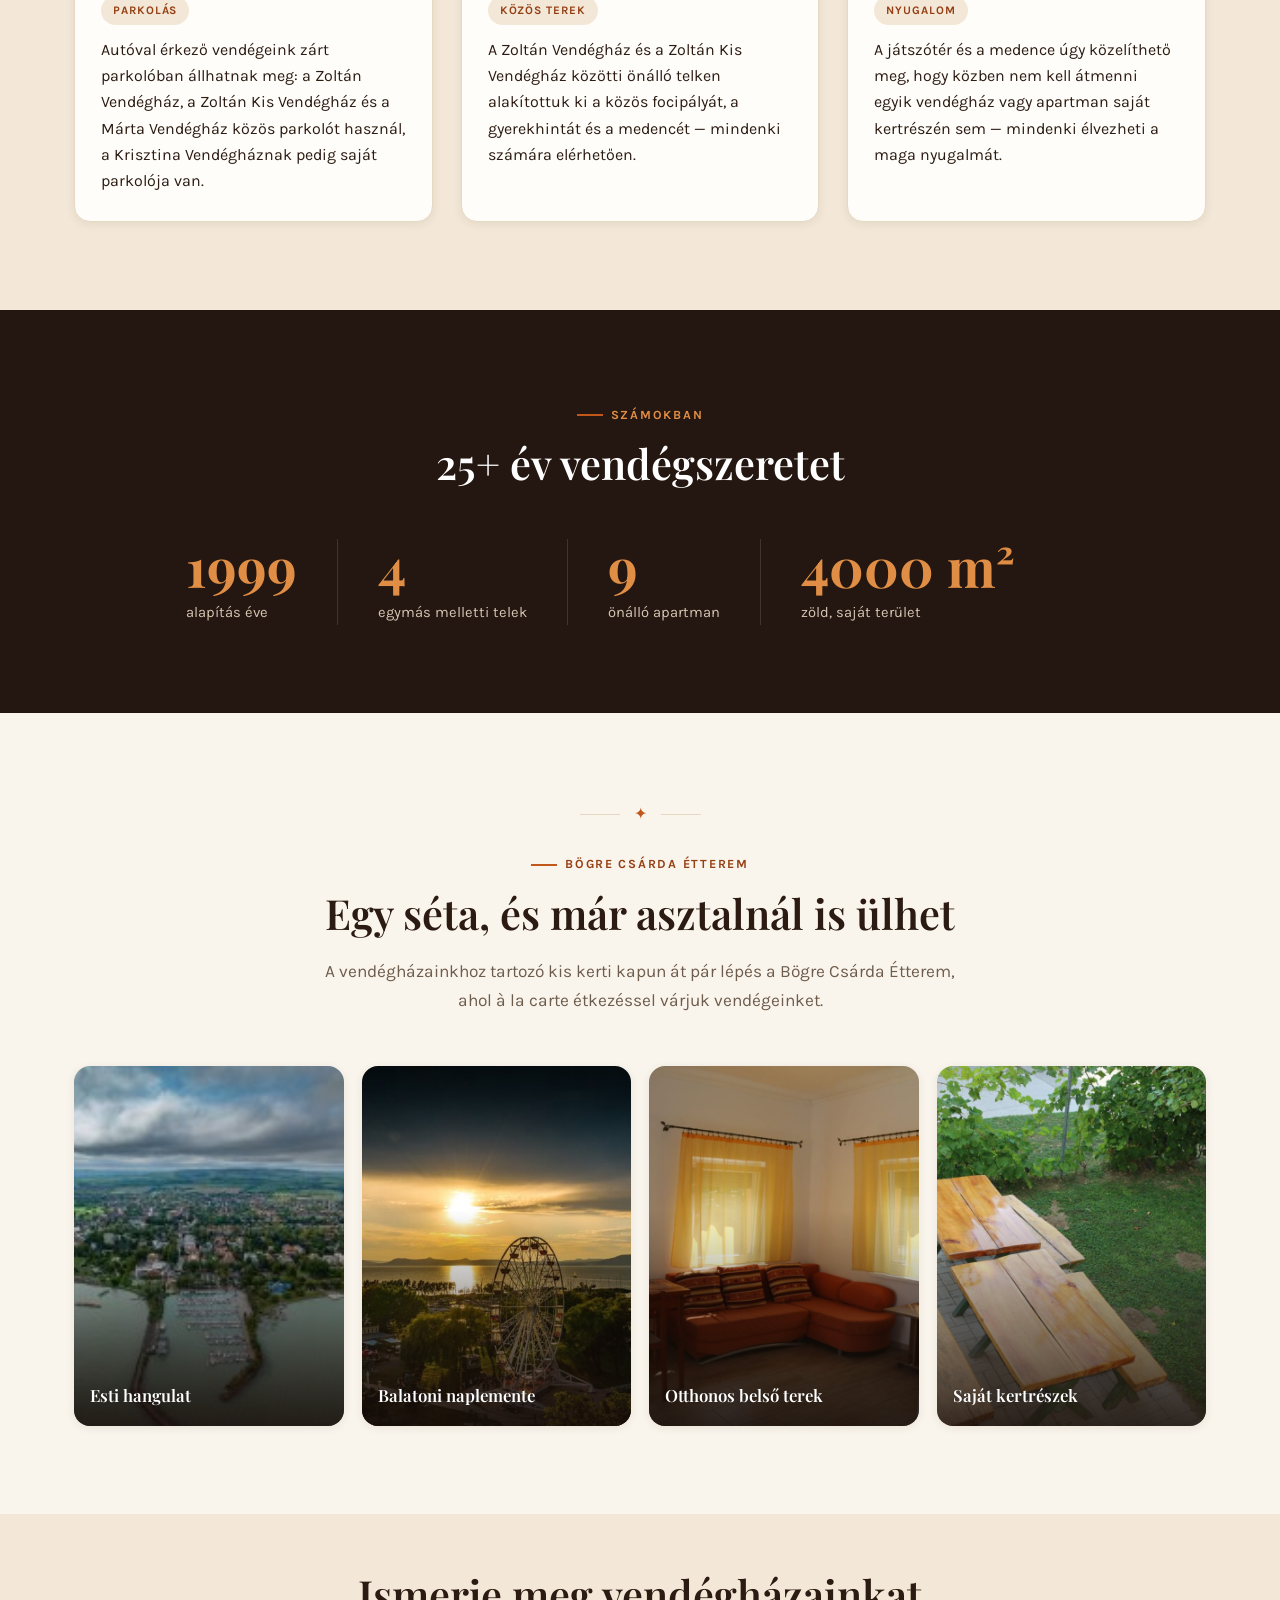
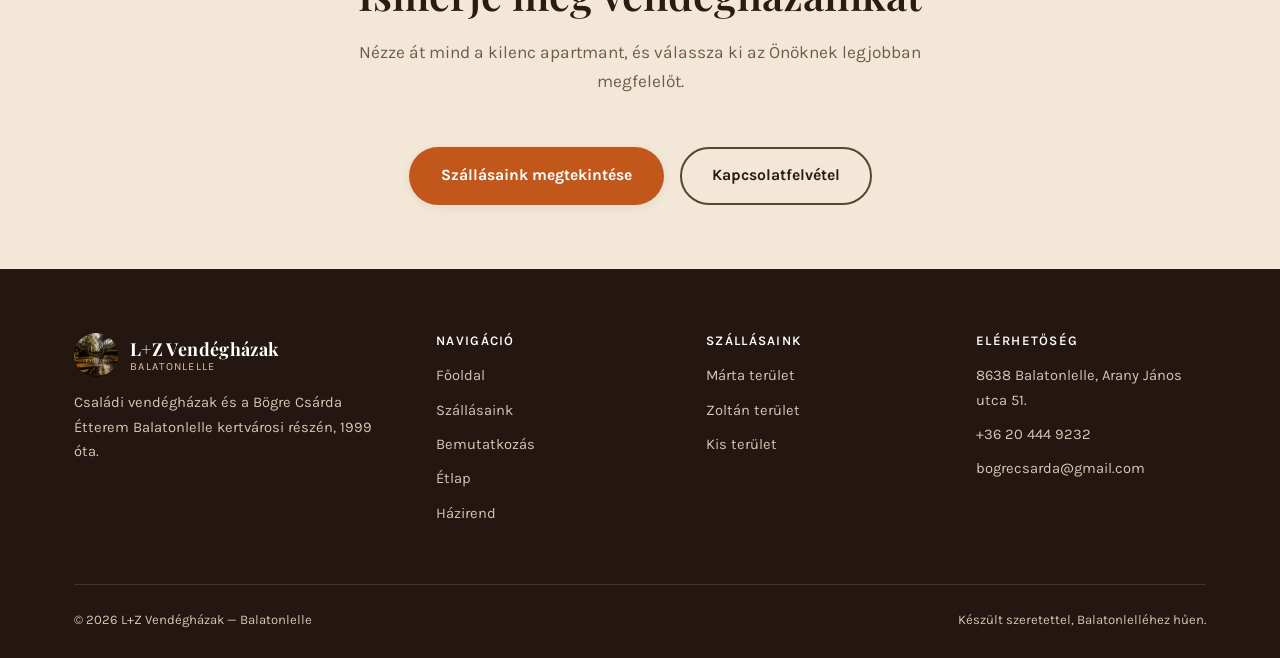
<file: lz-vendeghaz/bemutatkozas.html>
<!DOCTYPE html>
<html lang="hu">
<head>
<meta charset="UTF-8">
<meta name="viewport" content="width=device-width, initial-scale=1">
<title>Bemutatkozás — L+Z Vendégházak, Balatonlelle</title>
<meta name="description" content="1999 óta családi vállalkozásként várjuk vendégeinket Balatonlelle kertvárosi részén, 4000 m²-es, négy egymás melletti telken.">
<link rel="preconnect" href="https://fonts.googleapis.com">
<link rel="stylesheet" href="css/style.css">
</head>
<body>

<header class="site-header">
  <div class="container nav">
    <a href="index.html" class="brand">
      <img src="images/logo.png" alt="L+Z Vendégház logó" class="brand-mark" style="object-fit:cover;">
      <span class="brand-text"><strong>L+Z Vendégházak</strong><span>Balatonlelle</span></span>
    </a>
    <nav class="nav-links" id="navLinks">
      <a href="index.html">Főoldal</a>
      <a href="szallasok.html">Szállásaink</a>
      <a href="bemutatkozas.html">Bemutatkozás</a>
      <a href="etlap.html">Étlap</a>
      <a href="hazirend.html">Házirend</a>
      <a href="kapcsolat.html">Kapcsolat</a>
      <a href="kapcsolat.html" class="btn btn-primary btn-sm nav-cta">Foglalás</a>
    </nav>
    <button class="nav-toggle" id="navToggle" aria-label="Menü megnyitása" aria-expanded="false" aria-controls="navLinks">
      <svg width="24" height="24" viewBox="0 0 24 24" fill="none" stroke="currentColor" stroke-width="2" stroke-linecap="round"><line x1="4" y1="7" x2="20" y2="7"/><line x1="4" y1="12" x2="20" y2="12"/><line x1="4" y1="17" x2="20" y2="17"/></svg>
    </button>
  </div>
</header>

<section class="page-hero">
  <div class="hero-bg" style="background-image:url('images/surroundings/balatonlelle-view.jpg')"></div>
  <div class="container">
    <p class="breadcrumb"><a href="index.html">Főoldal</a><span class="sep">/</span>Bemutatkozás</p>
    <div class="eyebrow">Családi vállalkozás 1999 óta</div>
    <h1>Bemutatkozás</h1>
    <p>Szüleink vállalkozását folytatva állunk kedves leendő és visszatérő vendégeink szolgálatára — immár több mint 25 éve.</p>
  </div>
</section>

<section>
  <div class="container">
    <div class="complex-head reveal">
      <div>
        <div class="ornament" style="justify-content:flex-start;">✦</div>
        <div class="eyebrow">Tisztelt Látogató!</div>
        <h2>Üdvözöljük honlapunkon</h2>
        <p>Szüleink vállalkozását folytatva, immár 1999 óta állunk kedves leendő és visszatérő vendégeink szolgálatára. Vállalkozásunk Balatonlelle kertvárosi, csendesebb nyaraló övezetében található, mindössze 700 méterre a parttól és a központi strandoktól (Napfény – Szabad Strand) is.</p>
        <p>Éttermünk és vendégházaink négy, egymás melletti telken állnak, összesen 4000 m² területen. Minden vendégházhoz és apartmanhoz saját kertrész tartozik, amelyet élő szőlőlugas választ el a szomszédos vendégháztól vagy apartmantól — így mindenki megőrizheti a nyugalmát, mégis közel van minden közös szolgáltatáshoz.</p>
        <a href="szallasok.html" class="card-link">Szállásaink megtekintése
          <svg viewBox="0 0 24 24" fill="none" stroke="currentColor" stroke-width="2" stroke-linecap="round" stroke-linejoin="round"><path d="M5 12h14M13 6l6 6-6 6"/></svg>
        </a>
      </div>
      <div class="card-media reveal" style="border-radius:var(--radius-lg);box-shadow:var(--shadow-md);">
        <img src="images/surroundings/prop-2025-3.jpg" alt="Az L+Z Vendégházak egyik épülete" loading="lazy">
      </div>
    </div>
  </div>
</section>

<section style="background:var(--cream-2);">
  <div class="container">
    <div class="grid grid-3">
      <div class="card reveal">
        <div class="card-media"><img src="images/surroundings/entrance.jpg" alt="Medence és kert" loading="lazy"></div>
        <div class="card-body">
          <span class="card-tag">Parkolás</span>
          <p style="margin:0;color:var(--text-dark);">Autóval érkező vendégeink zárt parkolóban állhatnak meg: a Zoltán Vendégház, a Zoltán Kis Vendégház és a Márta Vendégház közös parkolót használ, a Krisztina Vendégháznak pedig saját parkolója van.</p>
        </div>
      </div>
      <div class="card reveal">
        <div class="card-media"><img src="images/bende-01.jpg" alt="Játszótér a telkek között" loading="lazy"></div>
        <div class="card-body">
          <span class="card-tag">Közös terek</span>
          <p style="margin:0;color:var(--text-dark);">A Zoltán Vendégház és a Zoltán Kis Vendégház közötti önálló telken alakítottuk ki a közös focipályát, a gyerekhintát és a medencét — mindenki számára elérhetően.</p>
        </div>
      </div>
      <div class="card reveal">
        <div class="card-media"><img src="images/zoltan-01.jpg" alt="Saját kert szőlőlugassal" loading="lazy"></div>
        <div class="card-body">
          <span class="card-tag">Nyugalom</span>
          <p style="margin:0;color:var(--text-dark);">A játszótér és a medence úgy közelíthető meg, hogy közben nem kell átmenni egyik vendégház vagy apartman saját kertrészén sem — mindenki élvezheti a maga nyugalmát.</p>
        </div>
      </div>
    </div>
  </div>
</section>

<section class="band-dark">
  <div class="container">
    <div class="section-head center reveal">
      <div class="eyebrow on-dark">Számokban</div>
      <h2>25+ év vendégszeretet</h2>
    </div>
    <div class="hero-stats reveal" style="justify-content:center;margin-top:0;border-top:none;padding-top:0;">
      <div class="hero-stat"><strong>1999</strong><span>alapítás éve</span></div>
      <div class="hero-stat"><strong>4</strong><span>egymás melletti telek</span></div>
      <div class="hero-stat"><strong>9</strong><span>önálló apartman</span></div>
      <div class="hero-stat"><strong>4000 m²</strong><span>zöld, saját terület</span></div>
    </div>
  </div>
</section>

<section>
  <div class="container">
    <div class="section-head center reveal">
      <div class="ornament">✦</div>
      <div class="eyebrow">Bögre Csárda Étterem</div>
      <h2>Egy séta, és már asztalnál is ülhet</h2>
      <p>A vendégházainkhoz tartozó kis kerti kapun át pár lépés a Bögre Csárda Étterem, ahol à la carte étkezéssel várjuk vendégeinket.</p>
    </div>
    <div class="strip">
      <div class="strip-item reveal"><img src="images/surroundings/esti-lelle.jpg" alt="Balatonlelle esti hangulat" loading="lazy"><span>Esti hangulat</span></div>
      <div class="strip-item reveal"><img src="images/surroundings/drone-aerial.jpg" alt="Naplemente Balatonlellén" loading="lazy"><span>Balatoni naplemente</span></div>
      <div class="strip-item reveal"><img src="images/marta-02.jpg" alt="Nappali szoba" loading="lazy"><span>Otthonos belső terek</span></div>
      <div class="strip-item reveal"><img src="images/zoltan-01.jpg" alt="Kert szőlőlugassal" loading="lazy"><span>Saját kertrészek</span></div>
    </div>
  </div>
</section>

<section style="background:var(--cream-2);padding-top:56px;padding-bottom:64px;">
  <div class="container">
    <div class="section-head center reveal">
      <h2>Ismerje meg vendégházainkat</h2>
      <p>Nézze át mind a kilenc apartmant, és válassza ki az Önöknek legjobban megfelelőt.</p>
    </div>
    <div class="hero-actions reveal" style="justify-content:center;">
      <a href="szallasok.html" class="btn btn-primary">Szállásaink megtekintése</a>
      <a href="kapcsolat.html" class="btn btn-outline-dark">Kapcsolatfelvétel</a>
    </div>
  </div>
</section>

<footer class="site-footer">
  <div class="container">
    <div class="footer-grid">
      <div class="footer-brand">
        <a href="index.html" class="brand" style="margin-bottom:14px;">
          <img src="images/logo.png" alt="L+Z Vendégház logó" class="brand-mark" style="object-fit:cover;">
          <span class="brand-text"><strong style="color:#fff;">L+Z Vendégházak</strong><span>Balatonlelle</span></span>
        </a>
        <p>Családi vendégházak és a Bögre Csárda Étterem Balatonlelle kertvárosi részén, 1999 óta.</p>
      </div>
      <div>
        <h4>Navigáció</h4>
        <ul>
          <li><a href="index.html">Főoldal</a></li>
          <li><a href="szallasok.html">Szállásaink</a></li>
          <li><a href="bemutatkozas.html">Bemutatkozás</a></li>
          <li><a href="etlap.html">Étlap</a></li>
          <li><a href="hazirend.html">Házirend</a></li>
        </ul>
      </div>
      <div>
        <h4>Szállásaink</h4>
        <ul>
          <li><a href="szallasok.html#marta-terulet">Márta terület</a></li>
          <li><a href="szallasok.html#zoltan-terulet">Zoltán terület</a></li>
          <li><a href="szallasok.html#bende-terulet">Kis terület</a></li>
        </ul>
      </div>
      <div>
        <h4>Elérhetőség</h4>
        <ul>
          <li>8638 Balatonlelle, Arany János utca 51.</li>
          <li><a href="tel:+36204449232">+36 20 444 9232</a></li>
          <li><a href="mailto:bogrecsarda@gmail.com">bogrecsarda@gmail.com</a></li>
        </ul>
      </div>
    </div>
    <div class="footer-bottom">
      <span>© <span id="year"></span> L+Z Vendégházak — Balatonlelle</span>
      <span>Készült szeretettel, Balatonlelléhez hűen.</span>
    </div>
  </div>
</footer>

<script src="js/main.js"></script>
<script>document.getElementById('year').textContent = new Date().getFullYear();</script>
</body>
</html>
</file>
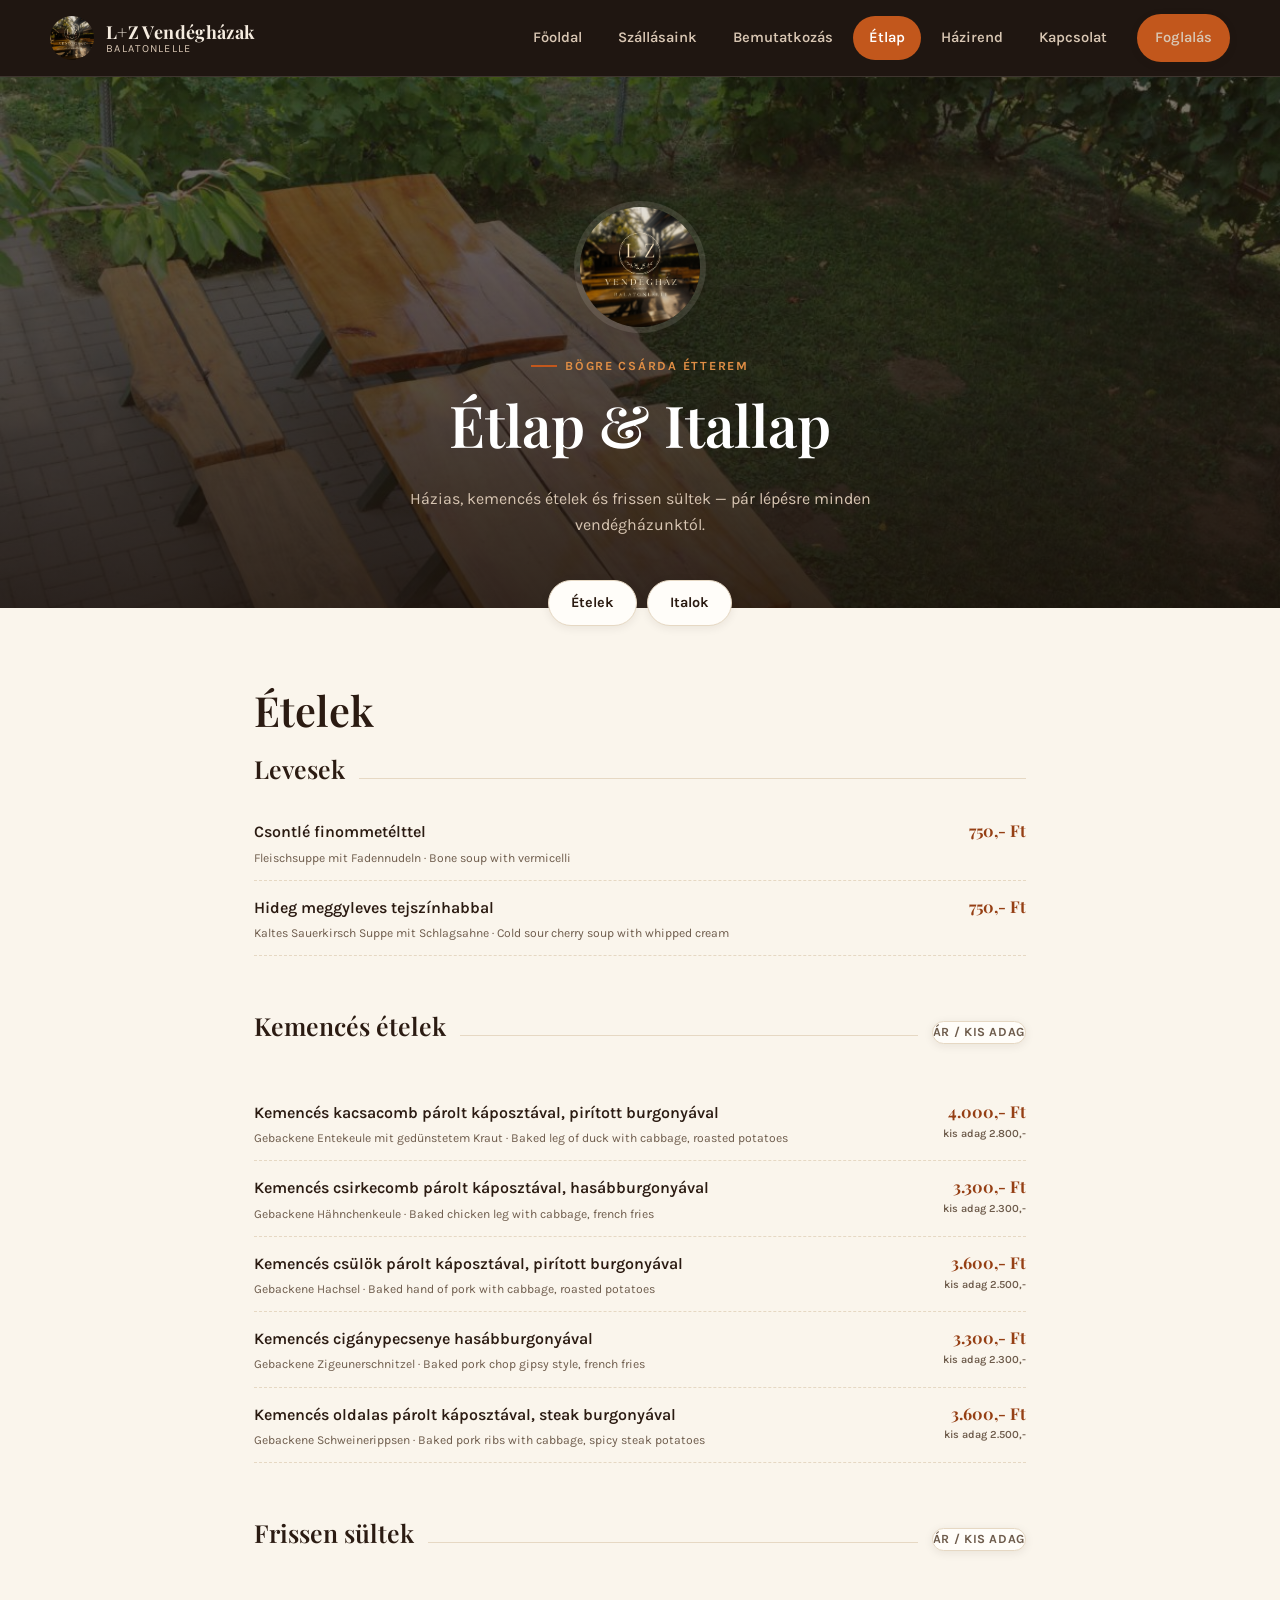
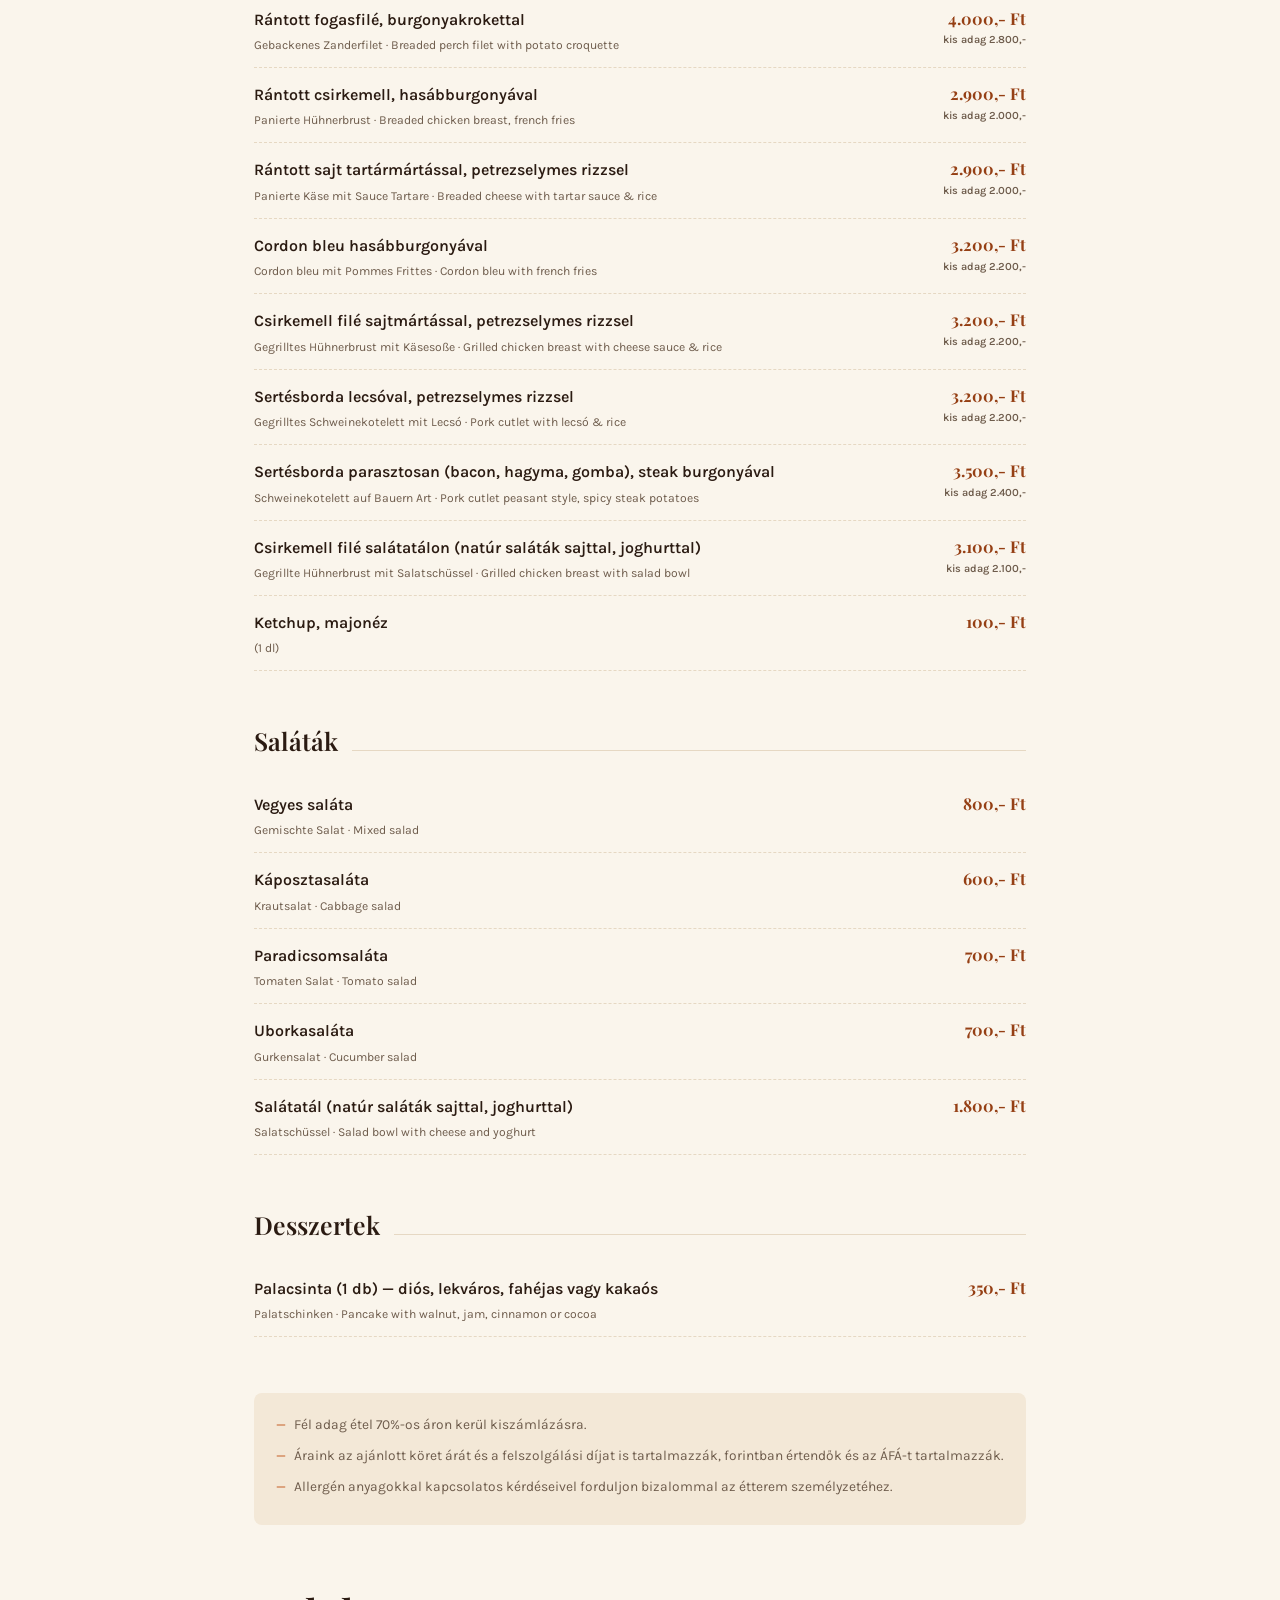
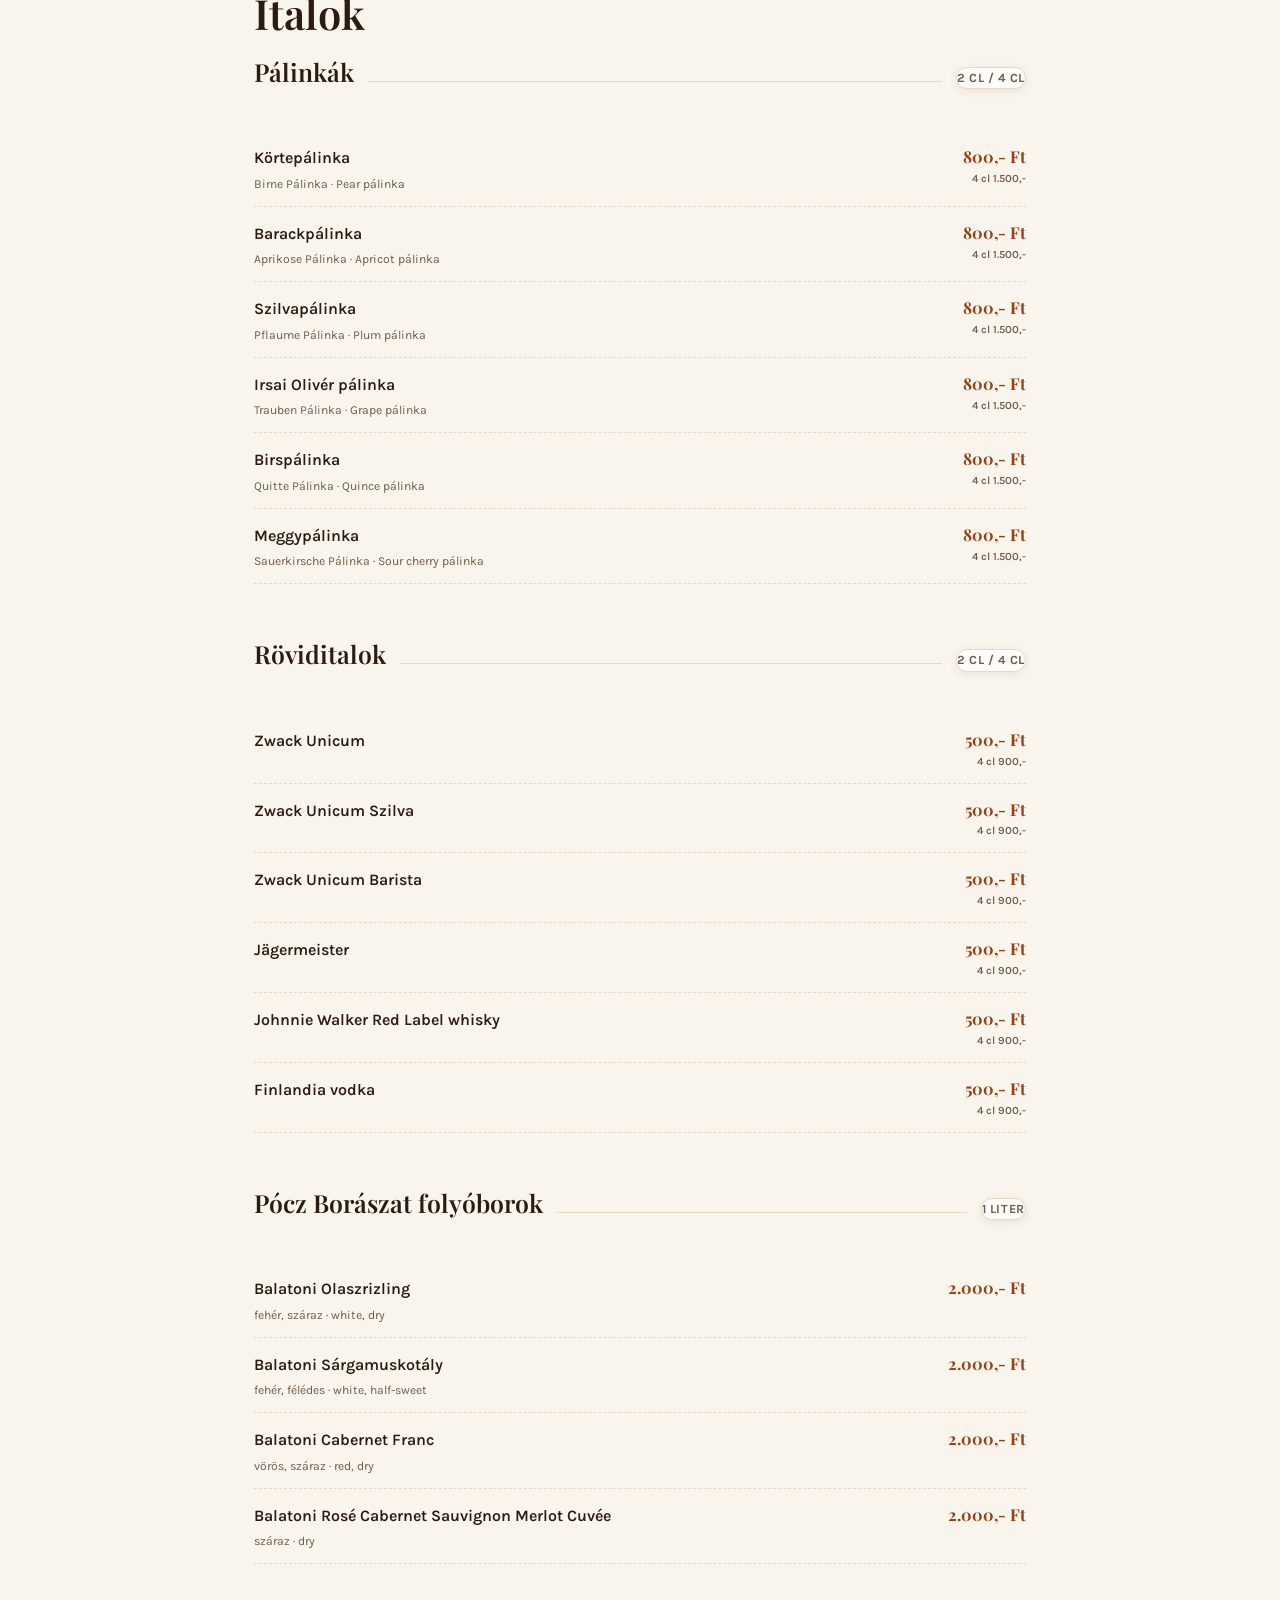
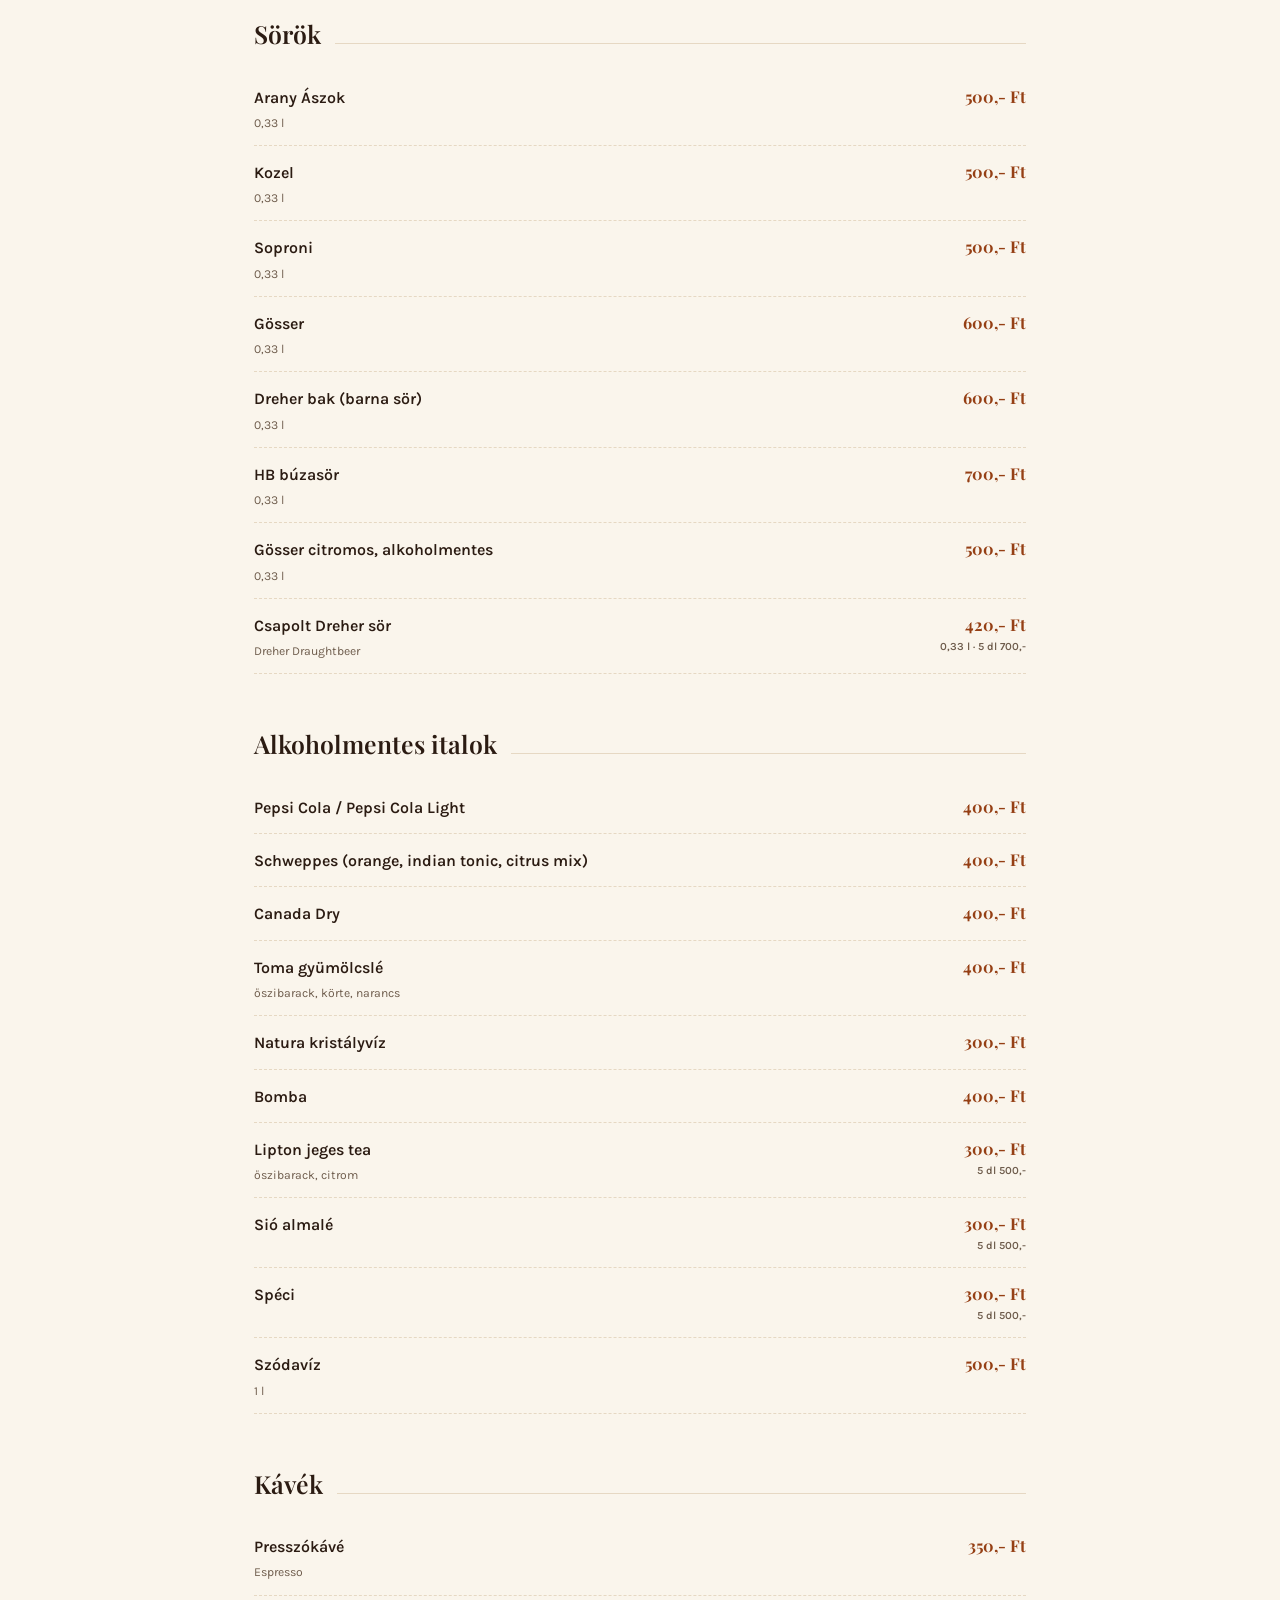
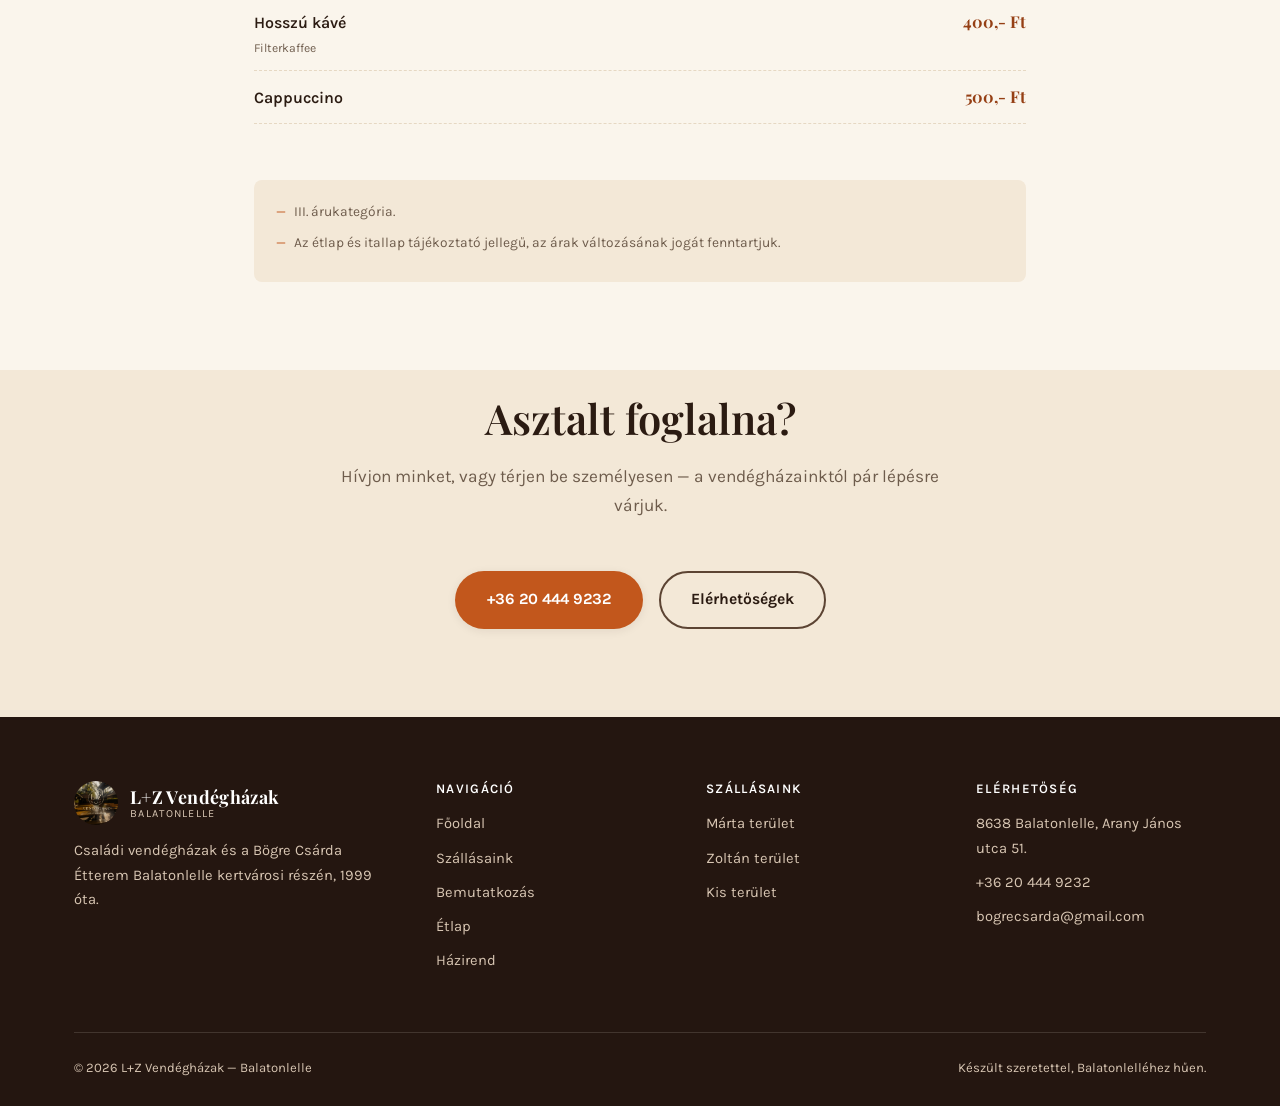
<file: lz-vendeghaz/etlap.html>
<!DOCTYPE html>
<html lang="hu">
<head>
<meta charset="UTF-8">
<meta name="viewport" content="width=device-width, initial-scale=1">
<title>Étlap — Bögre Csárda Étterem, Balatonlelle</title>
<meta name="description" content="A Bögre Csárda Étterem étlapja és itallapja: levesek, kemencés ételek, frissen sültek, saláták, desszertek, borok, sörök és röviditalok.">
<link rel="preconnect" href="https://fonts.googleapis.com">
<link rel="stylesheet" href="css/style.css">
</head>
<body>

<header class="site-header">
  <div class="container nav">
    <a href="index.html" class="brand">
      <img src="images/logo.png" alt="L+Z Vendégház logó" class="brand-mark" style="object-fit:cover;">
      <span class="brand-text"><strong>L+Z Vendégházak</strong><span>Balatonlelle</span></span>
    </a>
    <nav class="nav-links" id="navLinks">
      <a href="index.html">Főoldal</a>
      <a href="szallasok.html">Szállásaink</a>
      <a href="bemutatkozas.html">Bemutatkozás</a>
      <a href="etlap.html">Étlap</a>
      <a href="hazirend.html">Házirend</a>
      <a href="kapcsolat.html">Kapcsolat</a>
      <a href="kapcsolat.html" class="btn btn-primary btn-sm nav-cta">Foglalás</a>
    </nav>
    <button class="nav-toggle" id="navToggle" aria-label="Menü megnyitása" aria-expanded="false" aria-controls="navLinks">
      <svg width="24" height="24" viewBox="0 0 24 24" fill="none" stroke="currentColor" stroke-width="2" stroke-linecap="round"><line x1="4" y1="7" x2="20" y2="7"/><line x1="4" y1="12" x2="20" y2="12"/><line x1="4" y1="17" x2="20" y2="17"/></svg>
    </button>
  </div>
</header>

<section class="menu-hero">
  <div class="hero-bg" style="background-image:url('images/zoltan-01.jpg')"></div>
  <div class="container">
    <img src="images/logo.png" alt="L+Z Vendégház logó" class="menu-logo">
    <div class="eyebrow on-dark">Bögre Csárda Étterem</div>
    <h1>Étlap &amp; Itallap</h1>
    <p>Házias, kemencés ételek és frissen sültek — pár lépésre minden vendégházunktól.</p>
  </div>
</section>

<div class="menu-tabs">
  <a href="#etelek">Ételek</a>
  <a href="#italok">Italok</a>
</div>

<section style="padding-top:0;">
  <div class="container" style="max-width:820px;">

    <h2 id="etelek" class="reveal" style="scroll-margin-top:90px;">Ételek</h2>

    <div class="menu-group reveal">
      <div class="menu-group-head"><h3>Levesek</h3><div class="rule"></div></div>
      <div class="menu-row"><span class="name">Csontlé finommetélttel<small>Fleischsuppe mit Fadennudeln · Bone soup with vermicelli</small></span><span class="price">750,- Ft</span></div>
      <div class="menu-row"><span class="name">Hideg meggyleves tejszínhabbal<small>Kaltes Sauerkirsch Suppe mit Schlagsahne · Cold sour cherry soup with whipped cream</small></span><span class="price">750,- Ft</span></div>
    </div>

    <div class="menu-group reveal">
      <div class="menu-group-head"><h3>Kemencés ételek</h3><div class="rule"></div><span class="unit">ár / kis adag</span></div>
      <div class="menu-row"><span class="name">Kemencés kacsacomb párolt káposztával, pirított burgonyával<small>Gebackene Entekeule mit gedünstetem Kraut · Baked leg of duck with cabbage, roasted potatoes</small></span><span class="price">4.000,- Ft<small>kis adag 2.800,-</small></span></div>
      <div class="menu-row"><span class="name">Kemencés csirkecomb párolt káposztával, hasábburgonyával<small>Gebackene Hähnchenkeule · Baked chicken leg with cabbage, french fries</small></span><span class="price">3.300,- Ft<small>kis adag 2.300,-</small></span></div>
      <div class="menu-row"><span class="name">Kemencés csülök párolt káposztával, pirított burgonyával<small>Gebackene Hachsel · Baked hand of pork with cabbage, roasted potatoes</small></span><span class="price">3.600,- Ft<small>kis adag 2.500,-</small></span></div>
      <div class="menu-row"><span class="name">Kemencés cigánypecsenye hasábburgonyával<small>Gebackene Zigeunerschnitzel · Baked pork chop gipsy style, french fries</small></span><span class="price">3.300,- Ft<small>kis adag 2.300,-</small></span></div>
      <div class="menu-row"><span class="name">Kemencés oldalas párolt káposztával, steak burgonyával<small>Gebackene Schweinerippsen · Baked pork ribs with cabbage, spicy steak potatoes</small></span><span class="price">3.600,- Ft<small>kis adag 2.500,-</small></span></div>
    </div>

    <div class="menu-group reveal">
      <div class="menu-group-head"><h3>Frissen sültek</h3><div class="rule"></div><span class="unit">ár / kis adag</span></div>
      <div class="menu-row"><span class="name">Rántott fogasfilé, burgonyakrokettal<small>Gebackenes Zanderfilet · Breaded perch filet with potato croquette</small></span><span class="price">4.000,- Ft<small>kis adag 2.800,-</small></span></div>
      <div class="menu-row"><span class="name">Rántott csirkemell, hasábburgonyával<small>Panierte Hühnerbrust · Breaded chicken breast, french fries</small></span><span class="price">2.900,- Ft<small>kis adag 2.000,-</small></span></div>
      <div class="menu-row"><span class="name">Rántott sajt tartármártással, petrezselymes rizzsel<small>Panierte Käse mit Sauce Tartare · Breaded cheese with tartar sauce &amp; rice</small></span><span class="price">2.900,- Ft<small>kis adag 2.000,-</small></span></div>
      <div class="menu-row"><span class="name">Cordon bleu hasábburgonyával<small>Cordon bleu mit Pommes Frittes · Cordon bleu with french fries</small></span><span class="price">3.200,- Ft<small>kis adag 2.200,-</small></span></div>
      <div class="menu-row"><span class="name">Csirkemell filé sajtmártással, petrezselymes rizzsel<small>Gegrilltes Hühnerbrust mit Käsesoße · Grilled chicken breast with cheese sauce &amp; rice</small></span><span class="price">3.200,- Ft<small>kis adag 2.200,-</small></span></div>
      <div class="menu-row"><span class="name">Sertésborda lecsóval, petrezselymes rizzsel<small>Gegrilltes Schweinekotelett mit Lecsó · Pork cutlet with lecsó &amp; rice</small></span><span class="price">3.200,- Ft<small>kis adag 2.200,-</small></span></div>
      <div class="menu-row"><span class="name">Sertésborda parasztosan (bacon, hagyma, gomba), steak burgonyával<small>Schweinekotelett auf Bauern Art · Pork cutlet peasant style, spicy steak potatoes</small></span><span class="price">3.500,- Ft<small>kis adag 2.400,-</small></span></div>
      <div class="menu-row"><span class="name">Csirkemell filé salátatálon (natúr saláták sajttal, joghurttal)<small>Gegrillte Hühnerbrust mit Salatschüssel · Grilled chicken breast with salad bowl</small></span><span class="price">3.100,- Ft<small>kis adag 2.100,-</small></span></div>
      <div class="menu-row"><span class="name">Ketchup, majonéz <small>(1 dl)</small></span><span class="price">100,- Ft</span></div>
    </div>

    <div class="menu-group reveal">
      <div class="menu-group-head"><h3>Saláták</h3><div class="rule"></div></div>
      <div class="menu-row"><span class="name">Vegyes saláta<small>Gemischte Salat · Mixed salad</small></span><span class="price">800,- Ft</span></div>
      <div class="menu-row"><span class="name">Káposztasaláta<small>Krautsalat · Cabbage salad</small></span><span class="price">600,- Ft</span></div>
      <div class="menu-row"><span class="name">Paradicsomsaláta<small>Tomaten Salat · Tomato salad</small></span><span class="price">700,- Ft</span></div>
      <div class="menu-row"><span class="name">Uborkasaláta<small>Gurkensalat · Cucumber salad</small></span><span class="price">700,- Ft</span></div>
      <div class="menu-row"><span class="name">Salátatál (natúr saláták sajttal, joghurttal)<small>Salatschüssel · Salad bowl with cheese and yoghurt</small></span><span class="price">1.800,- Ft</span></div>
    </div>

    <div class="menu-group reveal">
      <div class="menu-group-head"><h3>Desszertek</h3><div class="rule"></div></div>
      <div class="menu-row"><span class="name">Palacsinta (1 db) — diós, lekváros, fahéjas vagy kakaós<small>Palatschinken · Pancake with walnut, jam, cinnamon or cocoa</small></span><span class="price">350,- Ft</span></div>
    </div>

    <ul class="menu-note reveal">
      <li>Fél adag étel 70%-os áron kerül kiszámlázásra.</li>
      <li>Áraink az ajánlott köret árát és a felszolgálási díjat is tartalmazzák, forintban értendők és az ÁFÁ-t tartalmazzák.</li>
      <li>Allergén anyagokkal kapcsolatos kérdéseivel forduljon bizalommal az étterem személyzetéhez.</li>
    </ul>

    <h2 id="italok" class="reveal" style="scroll-margin-top:90px;margin-top:64px;">Italok</h2>

    <div class="menu-group reveal">
      <div class="menu-group-head"><h3>Pálinkák</h3><div class="rule"></div><span class="unit">2 cl / 4 cl</span></div>
      <div class="menu-row"><span class="name">Körtepálinka<small>Birne Pálinka · Pear pálinka</small></span><span class="price">800,- Ft<small>4 cl 1.500,-</small></span></div>
      <div class="menu-row"><span class="name">Barackpálinka<small>Aprikose Pálinka · Apricot pálinka</small></span><span class="price">800,- Ft<small>4 cl 1.500,-</small></span></div>
      <div class="menu-row"><span class="name">Szilvapálinka<small>Pflaume Pálinka · Plum pálinka</small></span><span class="price">800,- Ft<small>4 cl 1.500,-</small></span></div>
      <div class="menu-row"><span class="name">Irsai Olivér pálinka<small>Trauben Pálinka · Grape pálinka</small></span><span class="price">800,- Ft<small>4 cl 1.500,-</small></span></div>
      <div class="menu-row"><span class="name">Birspálinka<small>Quitte Pálinka · Quince pálinka</small></span><span class="price">800,- Ft<small>4 cl 1.500,-</small></span></div>
      <div class="menu-row"><span class="name">Meggypálinka<small>Sauerkirsche Pálinka · Sour cherry pálinka</small></span><span class="price">800,- Ft<small>4 cl 1.500,-</small></span></div>
    </div>

    <div class="menu-group reveal">
      <div class="menu-group-head"><h3>Röviditalok</h3><div class="rule"></div><span class="unit">2 cl / 4 cl</span></div>
      <div class="menu-row"><span class="name">Zwack Unicum</span><span class="price">500,- Ft<small>4 cl 900,-</small></span></div>
      <div class="menu-row"><span class="name">Zwack Unicum Szilva</span><span class="price">500,- Ft<small>4 cl 900,-</small></span></div>
      <div class="menu-row"><span class="name">Zwack Unicum Barista</span><span class="price">500,- Ft<small>4 cl 900,-</small></span></div>
      <div class="menu-row"><span class="name">Jägermeister</span><span class="price">500,- Ft<small>4 cl 900,-</small></span></div>
      <div class="menu-row"><span class="name">Johnnie Walker Red Label whisky</span><span class="price">500,- Ft<small>4 cl 900,-</small></span></div>
      <div class="menu-row"><span class="name">Finlandia vodka</span><span class="price">500,- Ft<small>4 cl 900,-</small></span></div>
    </div>

    <div class="menu-group reveal">
      <div class="menu-group-head"><h3>Pócz Borászat folyóborok</h3><div class="rule"></div><span class="unit">1 liter</span></div>
      <div class="menu-row"><span class="name">Balatoni Olaszrizling<small>fehér, száraz · white, dry</small></span><span class="price">2.000,- Ft</span></div>
      <div class="menu-row"><span class="name">Balatoni Sárgamuskotály<small>fehér, félédes · white, half-sweet</small></span><span class="price">2.000,- Ft</span></div>
      <div class="menu-row"><span class="name">Balatoni Cabernet Franc<small>vörös, száraz · red, dry</small></span><span class="price">2.000,- Ft</span></div>
      <div class="menu-row"><span class="name">Balatoni Rosé Cabernet Sauvignon Merlot Cuvée<small>száraz · dry</small></span><span class="price">2.000,- Ft</span></div>
    </div>

    <div class="menu-group reveal">
      <div class="menu-group-head"><h3>Sörök</h3><div class="rule"></div></div>
      <div class="menu-row"><span class="name">Arany Ászok <small>0,33 l</small></span><span class="price">500,- Ft</span></div>
      <div class="menu-row"><span class="name">Kozel <small>0,33 l</small></span><span class="price">500,- Ft</span></div>
      <div class="menu-row"><span class="name">Soproni <small>0,33 l</small></span><span class="price">500,- Ft</span></div>
      <div class="menu-row"><span class="name">Gösser <small>0,33 l</small></span><span class="price">600,- Ft</span></div>
      <div class="menu-row"><span class="name">Dreher bak (barna sör) <small>0,33 l</small></span><span class="price">600,- Ft</span></div>
      <div class="menu-row"><span class="name">HB búzasör <small>0,33 l</small></span><span class="price">700,- Ft</span></div>
      <div class="menu-row"><span class="name">Gösser citromos, alkoholmentes <small>0,33 l</small></span><span class="price">500,- Ft</span></div>
      <div class="menu-row"><span class="name">Csapolt Dreher sör<small>Dreher Draughtbeer</small></span><span class="price">420,- Ft<small>0,33 l · 5 dl 700,-</small></span></div>
    </div>

    <div class="menu-group reveal">
      <div class="menu-group-head"><h3>Alkoholmentes italok</h3><div class="rule"></div></div>
      <div class="menu-row"><span class="name">Pepsi Cola / Pepsi Cola Light</span><span class="price">400,- Ft</span></div>
      <div class="menu-row"><span class="name">Schweppes (orange, indian tonic, citrus mix)</span><span class="price">400,- Ft</span></div>
      <div class="menu-row"><span class="name">Canada Dry</span><span class="price">400,- Ft</span></div>
      <div class="menu-row"><span class="name">Toma gyümölcslé <small>őszibarack, körte, narancs</small></span><span class="price">400,- Ft</span></div>
      <div class="menu-row"><span class="name">Natura kristályvíz</span><span class="price">300,- Ft</span></div>
      <div class="menu-row"><span class="name">Bomba</span><span class="price">400,- Ft</span></div>
      <div class="menu-row"><span class="name">Lipton jeges tea <small>őszibarack, citrom</small></span><span class="price">300,- Ft<small>5 dl 500,-</small></span></div>
      <div class="menu-row"><span class="name">Sió almalé</span><span class="price">300,- Ft<small>5 dl 500,-</small></span></div>
      <div class="menu-row"><span class="name">Spéci</span><span class="price">300,- Ft<small>5 dl 500,-</small></span></div>
      <div class="menu-row"><span class="name">Szódavíz <small>1 l</small></span><span class="price">500,- Ft</span></div>
    </div>

    <div class="menu-group reveal">
      <div class="menu-group-head"><h3>Kávék</h3><div class="rule"></div></div>
      <div class="menu-row"><span class="name">Presszókávé <small>Espresso</small></span><span class="price">350,- Ft</span></div>
      <div class="menu-row"><span class="name">Hosszú kávé <small>Filterkaffee</small></span><span class="price">400,- Ft</span></div>
      <div class="menu-row"><span class="name">Cappuccino</span><span class="price">500,- Ft</span></div>
    </div>

    <ul class="menu-note reveal">
      <li>III. árukategória.</li>
      <li>Az étlap és itallap tájékoztató jellegű, az árak változásának jogát fenntartjuk.</li>
    </ul>

  </div>
</section>

<section style="background:var(--cream-2);padding-top:24px;">
  <div class="container">
    <div class="section-head center reveal">
      <h2>Asztalt foglalna?</h2>
      <p>Hívjon minket, vagy térjen be személyesen — a vendégházainktól pár lépésre várjuk.</p>
    </div>
    <div class="hero-actions reveal" style="justify-content:center;">
      <a href="tel:+36204449232" class="btn btn-primary">+36 20 444 9232</a>
      <a href="kapcsolat.html" class="btn btn-outline-dark">Elérhetőségek</a>
    </div>
  </div>
</section>

<footer class="site-footer">
  <div class="container">
    <div class="footer-grid">
      <div class="footer-brand">
        <a href="index.html" class="brand" style="margin-bottom:14px;">
          <img src="images/logo.png" alt="L+Z Vendégház logó" class="brand-mark" style="object-fit:cover;">
          <span class="brand-text"><strong style="color:#fff;">L+Z Vendégházak</strong><span>Balatonlelle</span></span>
        </a>
        <p>Családi vendégházak és a Bögre Csárda Étterem Balatonlelle kertvárosi részén, 1999 óta.</p>
      </div>
      <div>
        <h4>Navigáció</h4>
        <ul>
          <li><a href="index.html">Főoldal</a></li>
          <li><a href="szallasok.html">Szállásaink</a></li>
          <li><a href="bemutatkozas.html">Bemutatkozás</a></li>
          <li><a href="etlap.html">Étlap</a></li>
          <li><a href="hazirend.html">Házirend</a></li>
        </ul>
      </div>
      <div>
        <h4>Szállásaink</h4>
        <ul>
          <li><a href="szallasok.html#marta-terulet">Márta terület</a></li>
          <li><a href="szallasok.html#zoltan-terulet">Zoltán terület</a></li>
          <li><a href="szallasok.html#bende-terulet">Kis terület</a></li>
        </ul>
      </div>
      <div>
        <h4>Elérhetőség</h4>
        <ul>
          <li>8638 Balatonlelle, Arany János utca 51.</li>
          <li><a href="tel:+36204449232">+36 20 444 9232</a></li>
          <li><a href="mailto:bogrecsarda@gmail.com">bogrecsarda@gmail.com</a></li>
        </ul>
      </div>
    </div>
    <div class="footer-bottom">
      <span>© <span id="year"></span> L+Z Vendégházak — Balatonlelle</span>
      <span>Készült szeretettel, Balatonlelléhez hűen.</span>
    </div>
  </div>
</footer>

<script src="js/main.js"></script>
<script>document.getElementById('year').textContent = new Date().getFullYear();</script>
</body>
</html>
</file>
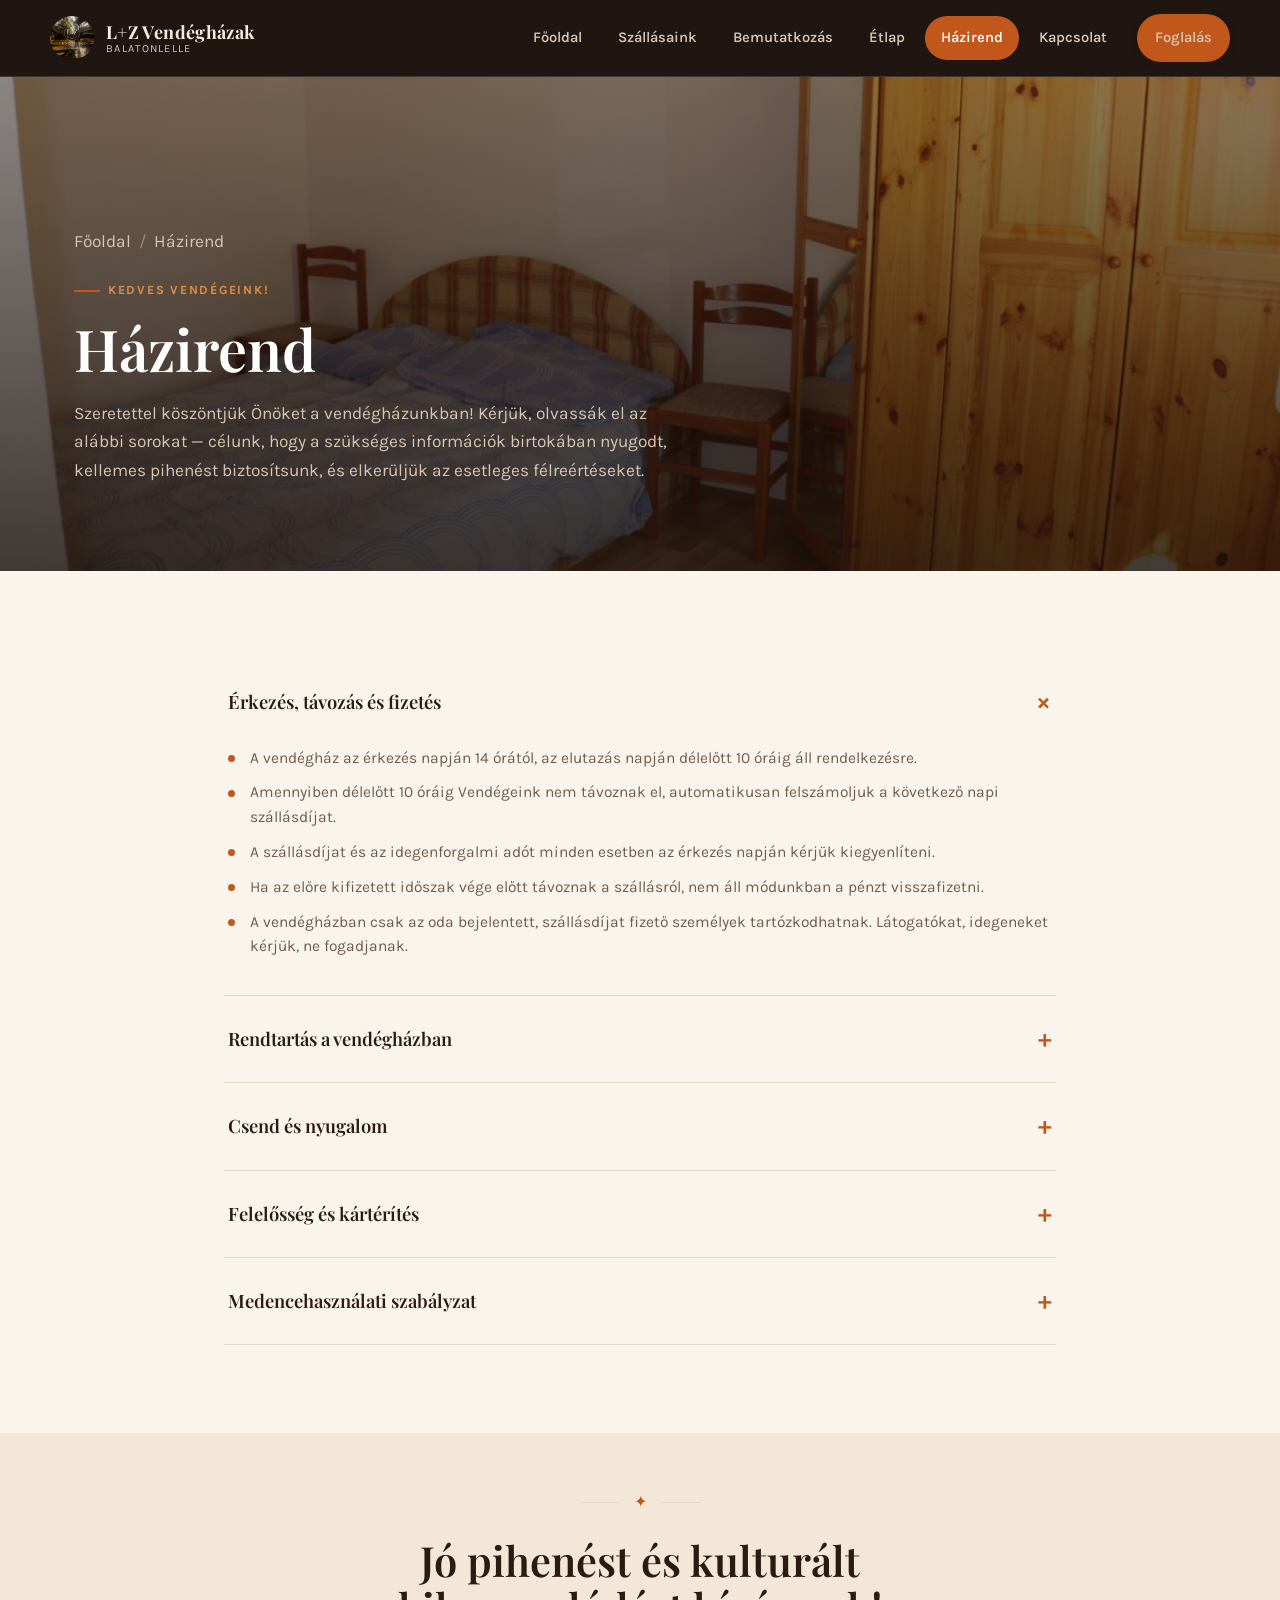
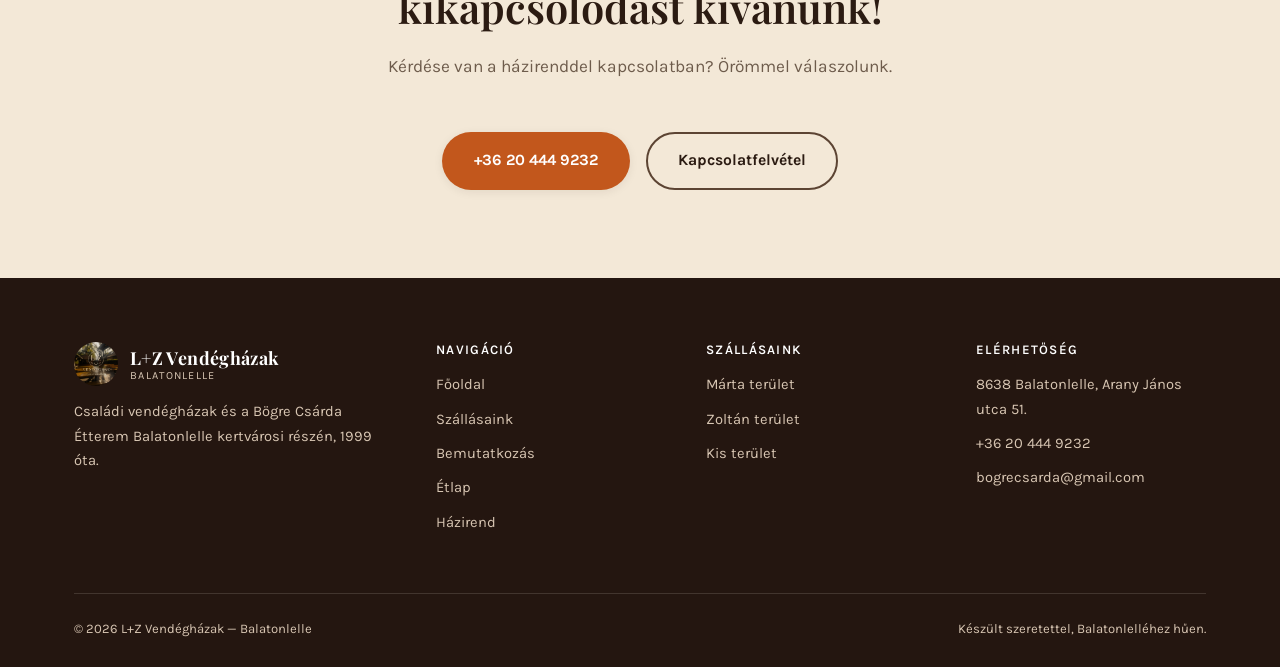
<file: lz-vendeghaz/hazirend.html>
<!DOCTYPE html>
<html lang="hu">
<head>
<meta charset="UTF-8">
<meta name="viewport" content="width=device-width, initial-scale=1">
<title>Házirend — L+Z Vendégházak, Balatonlelle</title>
<meta name="description" content="L+Z Vendégházak házirendje: érkezés-távozás, csendrendelet, medencehasználati szabályzat és felelősségi szabályok Balatonlellén.">
<link rel="preconnect" href="https://fonts.googleapis.com">
<link rel="stylesheet" href="css/style.css">
</head>
<body>

<header class="site-header">
  <div class="container nav">
    <a href="index.html" class="brand">
      <img src="images/logo.png" alt="L+Z Vendégház logó" class="brand-mark" style="object-fit:cover;">
      <span class="brand-text"><strong>L+Z Vendégházak</strong><span>Balatonlelle</span></span>
    </a>
    <nav class="nav-links" id="navLinks">
      <a href="index.html">Főoldal</a>
      <a href="szallasok.html">Szállásaink</a>
      <a href="bemutatkozas.html">Bemutatkozás</a>
      <a href="etlap.html">Étlap</a>
      <a href="hazirend.html">Házirend</a>
      <a href="kapcsolat.html">Kapcsolat</a>
      <a href="kapcsolat.html" class="btn btn-primary btn-sm nav-cta">Foglalás</a>
    </nav>
    <button class="nav-toggle" id="navToggle" aria-label="Menü megnyitása" aria-expanded="false" aria-controls="navLinks">
      <svg width="24" height="24" viewBox="0 0 24 24" fill="none" stroke="currentColor" stroke-width="2" stroke-linecap="round"><line x1="4" y1="7" x2="20" y2="7"/><line x1="4" y1="12" x2="20" y2="12"/><line x1="4" y1="17" x2="20" y2="17"/></svg>
    </button>
  </div>
</header>

<section class="page-hero">
  <div class="hero-bg" style="background-image:url('images/marta-05.jpg')"></div>
  <div class="container">
    <p class="breadcrumb"><a href="index.html">Főoldal</a><span class="sep">/</span>Házirend</p>
    <div class="eyebrow">Kedves Vendégeink!</div>
    <h1>Házirend</h1>
    <p>Szeretettel köszöntjük Önöket a vendégházunkban! Kérjük, olvassák el az alábbi sorokat — célunk, hogy a szükséges információk birtokában nyugodt, kellemes pihenést biztosítsunk, és elkerüljük az esetleges félreértéseket.</p>
  </div>
</section>

<section>
  <div class="container" style="max-width:880px;">

    <details class="accordion-item reveal" open>
      <summary>Érkezés, távozás és fizetés</summary>
      <div class="accordion-body">
        <ul>
          <li>A vendégház az érkezés napján 14 órától, az elutazás napján délelőtt 10 óráig áll rendelkezésre.</li>
          <li>Amennyiben délelőtt 10 óráig Vendégeink nem távoznak el, automatikusan felszámoljuk a következő napi szállásdíjat.</li>
          <li>A szállásdíjat és az idegenforgalmi adót minden esetben az érkezés napján kérjük kiegyenlíteni.</li>
          <li>Ha az előre kifizetett időszak vége előtt távoznak a szállásról, nem áll módunkban a pénzt visszafizetni.</li>
          <li>A vendégházban csak az oda bejelentett, szállásdíjat fizető személyek tartózkodhatnak. Látogatókat, idegeneket kérjük, ne fogadjanak.</li>
        </ul>
      </div>
    </details>

    <details class="accordion-item reveal">
      <summary>Rendtartás a vendégházban</summary>
      <div class="accordion-body">
        <ul>
          <li>A Vendégeink vagyontárgyaiért a házigazda felelősséget nem vállal.</li>
          <li>Az egész épületben TILOS a dohányzás — dohányozni csak az épületen kívül, a hamutartó használatával szabad.</li>
          <li>Az ittlét alatt a tisztaságra saját maguknak kell ügyelniük; eltávozáskor kérjük, ne hagyjanak mosatlan edényt vagy szemetet.</li>
          <li>A háztartási szemetet a konyhai szemetesbe, majd — ha az megtelik — a vendégház melletti szeméttárolóba kérjük üríteni.</li>
          <li>Napközbeni távollét esetén kérjük, csukják be az ablakokat, ajtókat, és kapcsolják le a világítást minden helyiségben.</li>
          <li>Nyitva felejtett ablak vagy égve hagyott villany esetén fenntartjuk a jogot, hogy távollétükben becsukjuk, illetve lekapcsoljuk azt.</li>
          <li>Elektromos hálózatra nagy teljesítményű fogyasztókat kapcsolni tilos; kérjük, mellőzzék a villany, víz és gáz pazarló használatát.</li>
          <li>Kérjük, úgy parkoljanak, hogy a másik épület lakóit ne korlátozzák a szabad mozgásban.</li>
          <li>Kérjük a berendezési tárgyak rendeltetésszerű használatát — a beltéri bútorokat (ágy, ágynemű, matrac stb.) ne vigyék ki a kertbe, a dekorációs tárgyakat ne mozdítsák el a helyükről. Amennyiben mégis áthelyeznek valamit, távozáskor kérjük, tegyék vissza az eredeti helyére.</li>
          <li>A kerti grillező használata ingyenes; a faszenet és a gyújtóst Önöknek kell beszerezniük. Az égő tüzet soha ne hagyják felügyelet nélkül, és használat után kérjük kitakarítani a grillezőt.</li>
        </ul>
      </div>
    </details>

    <details class="accordion-item reveal">
      <summary>Csend és nyugalom</summary>
      <div class="accordion-body">
        <ul>
          <li>Kérjük, őrizzék meg a csendet — bulizás sem nappal, sem éjjel nem lehetséges. Aki ilyen céllal érkezne, tisztelettel kérjük, ne nálunk foglaljon szállást.</li>
          <li>A délutáni sziesztára és az esti 22 óra utáni csendre vonatkozó szabályt a házban és a környéken egyaránt kérjük betartani. 22:00 után nem megengedett a hangoskodás, a kiabálás és a hangos zenehallgatás.</li>
          <li>Éjszakai–hajnali hazatéréskor kérjük, ne hangoskodjanak sem az utcában, sem a teraszon, kertben, vagy a vendégház egész területén — ezzel az itt lakó vendégeket és a szomszédokat is zavarnák.</li>
          <li>A csendrendelet be nem tartása rendőrségi intézkedést von maga után.</li>
        </ul>
      </div>
    </details>

    <details class="accordion-item reveal">
      <summary>Felelősség és kártérítés</summary>
      <div class="accordion-body">
        <ul>
          <li>A vendégházból való azonnali kitiltást és rendőri intézkedést von maga után a kulturálatlan magatartás, valamint mások nyugalmának és a közösség pihenésének zavarása.</li>
          <li>Aki felszólítás után is folytatja a kárt okozó tevékenységet, az okozott kár felmérését és megtérítését követően azonnali távozásra köteles.</li>
          <li>A vendégház bérlői teljes anyagi felelősséget vállalnak az esetleges károkozásért, és a szálláshelyen okozott kárt a helyszínen kötelesek rendezni.</li>
          <li>Ha valamilyen rendellenességet vagy meghibásodást észlelnek, a komolyabb károk megelőzése érdekében kérjük, haladéktalanul jelezzék személyesen vagy telefonon.</li>
        </ul>
      </div>
    </details>

    <details class="accordion-item reveal">
      <summary>Medencehasználati szabályzat</summary>
      <div class="accordion-body">
        <p style="margin-bottom:14px;">A medence használatával elfogadottnak kell tekinteni az alábbi szabályokat. A medencét mindenki saját felelősségére használhatja.</p>
        <ul>
          <li>A medence csak 10:00–22:00 óra között használható.</li>
          <li>A medence igénybevétele csak a házirend betartásával lehetséges — ennek megszegése esetén a medencehasználatot megtagadhatjuk.</li>
          <li>Szennyezett testtel a medencébe belépni tilos; használat előtt a zuhanyzó, illetve a lábmosó használata kötelező.</li>
          <li>Csak az üzemi vízszintig feltöltött, folyamatos túlfolyással működő medencét szabad használni. Töltés vagy ürítés alatt a medencében tartózkodni tilos.</li>
          <li>A medencét nem látogathatja lázas, fertőző gyomor-bélrendszeri vagy bőrbetegségben szenvedő, görcsös állapottal vagy eszméletvesztéssel járó betegségben szenvedő, ittas, illetve kábítószer vagy bódító hatású gyógyszer hatása alatt álló személy.</li>
          <li>6 éven aluli, illetve úszni nem tudó 14 éven aluli gyermek csak felnőtt felügyelete mellett veheti igénybe a medencét. Mély vizet csak úszni tudó vehet igénybe.</li>
          <li>A medencében szappan vagy más kozmetikai termék használata, valamint étel- és italfogyasztás tilos; szennyező anyag bevitele tilos.</li>
          <li>A medence területén csak a kijelölt helyen szabad dohányozni; a hulladékot kizárólag a hulladékgyűjtő edényekbe kérjük dobni. Állatot a medence területére bevinni tilos.</li>
          <li>A fürdőruha használata — gyermekek részére is — kötelező, kizárólag a közerkölcsöt nem sértő fürdőruhában lehet a medencét igénybe venni.</li>
          <li>Tüzet rakni, sátrat állítani vagy gépjárművet a medence területére vinni csak a fürdő vezetőjének engedélyével lehetséges.</li>
          <li>A medence területén hagyott értéktárgyakért az üzemeltető felelősséget nem vállal. A berendezési tárgyak szándékos rongálása vagy eltulajdonítása kártérítési és szabálysértési eljárást von maga után.</li>
        </ul>
      </div>
    </details>

  </div>
</section>

<section style="background:var(--cream-2);padding-top:56px;">
  <div class="container">
    <div class="section-head center reveal">
      <div class="ornament">✦</div>
      <h2>Jó pihenést és kulturált kikapcsolódást kívánunk!</h2>
      <p>Kérdése van a házirenddel kapcsolatban? Örömmel válaszolunk.</p>
    </div>
    <div class="hero-actions reveal" style="justify-content:center;">
      <a href="tel:+36204449232" class="btn btn-primary">+36 20 444 9232</a>
      <a href="kapcsolat.html" class="btn btn-outline-dark">Kapcsolatfelvétel</a>
    </div>
  </div>
</section>

<footer class="site-footer">
  <div class="container">
    <div class="footer-grid">
      <div class="footer-brand">
        <a href="index.html" class="brand" style="margin-bottom:14px;">
          <img src="images/logo.png" alt="L+Z Vendégház logó" class="brand-mark" style="object-fit:cover;">
          <span class="brand-text"><strong style="color:#fff;">L+Z Vendégházak</strong><span>Balatonlelle</span></span>
        </a>
        <p>Családi vendégházak és a Bögre Csárda Étterem Balatonlelle kertvárosi részén, 1999 óta.</p>
      </div>
      <div>
        <h4>Navigáció</h4>
        <ul>
          <li><a href="index.html">Főoldal</a></li>
          <li><a href="szallasok.html">Szállásaink</a></li>
          <li><a href="bemutatkozas.html">Bemutatkozás</a></li>
          <li><a href="etlap.html">Étlap</a></li>
          <li><a href="hazirend.html">Házirend</a></li>
        </ul>
      </div>
      <div>
        <h4>Szállásaink</h4>
        <ul>
          <li><a href="szallasok.html#marta-terulet">Márta terület</a></li>
          <li><a href="szallasok.html#zoltan-terulet">Zoltán terület</a></li>
          <li><a href="szallasok.html#bende-terulet">Kis terület</a></li>
        </ul>
      </div>
      <div>
        <h4>Elérhetőség</h4>
        <ul>
          <li>8638 Balatonlelle, Arany János utca 51.</li>
          <li><a href="tel:+36204449232">+36 20 444 9232</a></li>
          <li><a href="mailto:bogrecsarda@gmail.com">bogrecsarda@gmail.com</a></li>
        </ul>
      </div>
    </div>
    <div class="footer-bottom">
      <span>© <span id="year"></span> L+Z Vendégházak — Balatonlelle</span>
      <span>Készült szeretettel, Balatonlelléhez hűen.</span>
    </div>
  </div>
</footer>

<script src="js/main.js"></script>
<script>document.getElementById('year').textContent = new Date().getFullYear();</script>
</body>
</html>
</file>
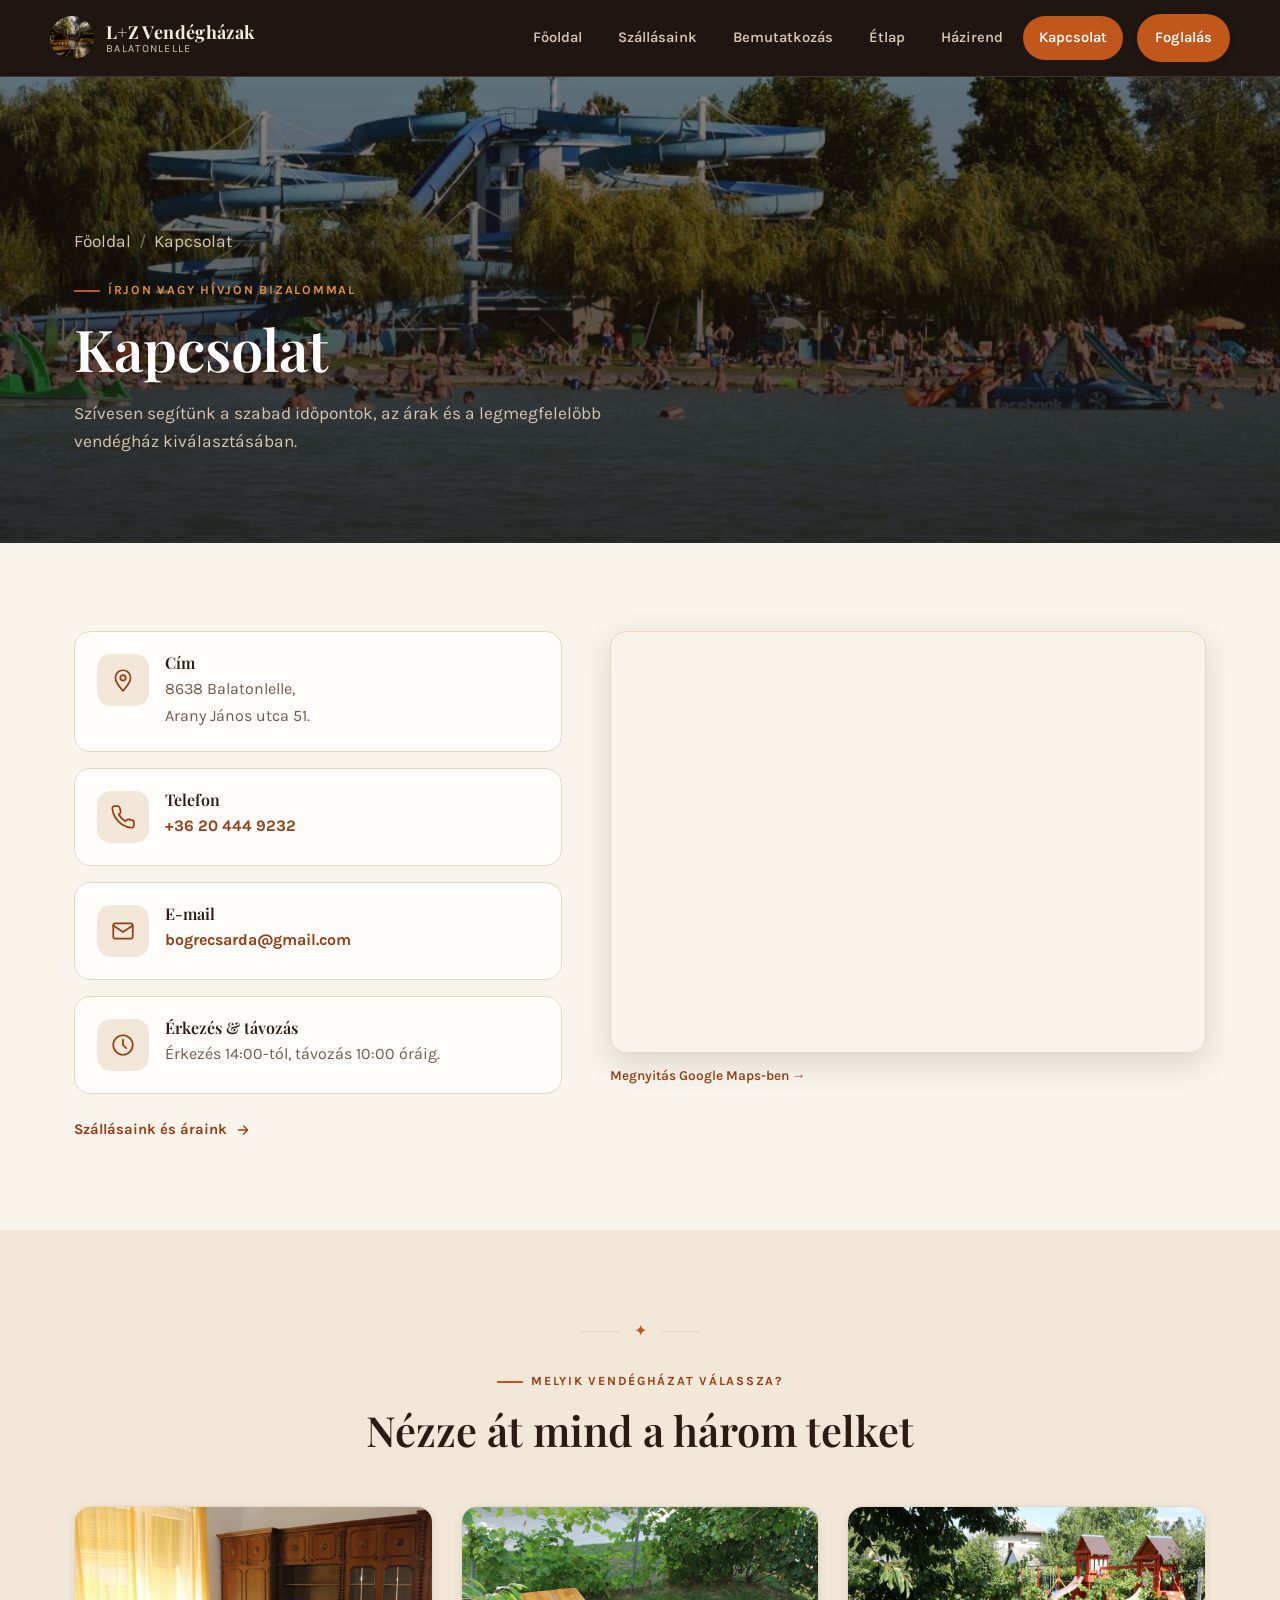
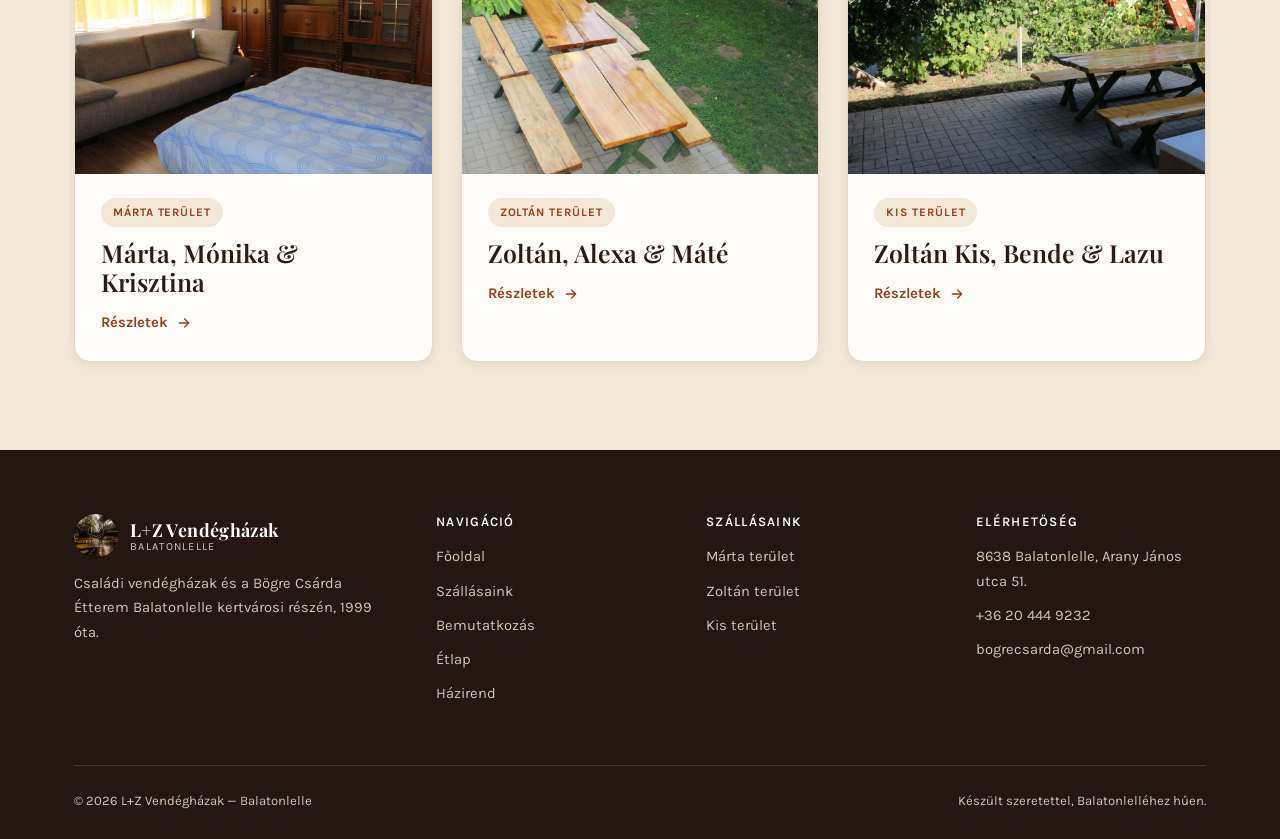
<file: lz-vendeghaz/kapcsolat.html>
<!DOCTYPE html>
<html lang="hu">
<head>
<meta charset="UTF-8">
<meta name="viewport" content="width=device-width, initial-scale=1">
<title>Kapcsolat — L+Z Vendégházak, Balatonlelle</title>
<meta name="description" content="Elérhetőségeink: 8638 Balatonlelle, Arany János utca 51. Telefon: +36 20 444 9232. E-mail: bogrecsarda@gmail.com">
<link rel="preconnect" href="https://fonts.googleapis.com">
<link rel="stylesheet" href="css/style.css">
</head>
<body>

<header class="site-header">
  <div class="container nav">
    <a href="index.html" class="brand">
      <img src="images/logo.png" alt="L+Z Vendégház logó" class="brand-mark" style="object-fit:cover;">
      <span class="brand-text"><strong>L+Z Vendégházak</strong><span>Balatonlelle</span></span>
    </a>
    <nav class="nav-links" id="navLinks">
      <a href="index.html">Főoldal</a>
      <a href="szallasok.html">Szállásaink</a>
      <a href="bemutatkozas.html">Bemutatkozás</a>
      <a href="etlap.html">Étlap</a>
      <a href="hazirend.html">Házirend</a>
      <a href="kapcsolat.html">Kapcsolat</a>
      <a href="kapcsolat.html" class="btn btn-primary btn-sm nav-cta">Foglalás</a>
    </nav>
    <button class="nav-toggle" id="navToggle" aria-label="Menü megnyitása" aria-expanded="false" aria-controls="navLinks">
      <svg width="24" height="24" viewBox="0 0 24 24" fill="none" stroke="currentColor" stroke-width="2" stroke-linecap="round"><line x1="4" y1="7" x2="20" y2="7"/><line x1="4" y1="12" x2="20" y2="12"/><line x1="4" y1="17" x2="20" y2="17"/></svg>
    </button>
  </div>
</header>

<section class="page-hero">
  <div class="hero-bg" style="background-image:url('images/surroundings/szabadstrand.jpg')"></div>
  <div class="container">
    <p class="breadcrumb"><a href="index.html">Főoldal</a><span class="sep">/</span>Kapcsolat</p>
    <div class="eyebrow">Írjon vagy hívjon bizalommal</div>
    <h1>Kapcsolat</h1>
    <p>Szívesen segítünk a szabad időpontok, az árak és a legmegfelelőbb vendégház kiválasztásában.</p>
  </div>
</section>

<section>
  <div class="container">
    <div class="contact-grid">
      <div class="reveal">
        <div class="contact-card">
          <div class="feature-icon"><svg viewBox="0 0 24 24" fill="none" stroke="currentColor" stroke-width="1.6" stroke-linecap="round" stroke-linejoin="round"><path d="M12 22s7-7.58 7-12a7 7 0 10-14 0c0 4.42 7 12 7 12z"/><circle cx="12" cy="10" r="2.5"/></svg></div>
          <div>
            <h4 style="margin-bottom:4px;">Cím</h4>
            <p style="margin:0;color:var(--text-muted);">8638 Balatonlelle,<br>Arany János utca 51.</p>
          </div>
        </div>
        <div class="contact-card">
          <div class="feature-icon"><svg viewBox="0 0 24 24" fill="none" stroke="currentColor" stroke-width="1.6" stroke-linecap="round" stroke-linejoin="round"><path d="M22 16.92v3a2 2 0 01-2.18 2 19.79 19.79 0 01-8.63-3.07 19.5 19.5 0 01-6-6A19.79 19.79 0 012.12 4.18 2 2 0 014.11 2h3a2 2 0 012 1.72c.12.9.34 1.78.65 2.62a2 2 0 01-.45 2.11L8.09 9.67a16 16 0 006.24 6.24l1.22-1.22a2 2 0 012.11-.45c.84.31 1.72.53 2.62.65A2 2 0 0122 16.92z"/></svg></div>
          <div>
            <h4 style="margin-bottom:4px;">Telefon</h4>
            <p style="margin:0;"><a href="tel:+36204449232" style="color:var(--orange-deep);font-weight:700;">+36 20 444 9232</a></p>
          </div>
        </div>
        <div class="contact-card">
          <div class="feature-icon"><svg viewBox="0 0 24 24" fill="none" stroke="currentColor" stroke-width="1.6" stroke-linecap="round" stroke-linejoin="round"><rect x="3" y="5" width="18" height="14" rx="2"/><path d="M3 7l9 6 9-6"/></svg></div>
          <div>
            <h4 style="margin-bottom:4px;">E-mail</h4>
            <p style="margin:0;"><a href="mailto:bogrecsarda@gmail.com" style="color:var(--orange-deep);font-weight:700;">bogrecsarda@gmail.com</a></p>
          </div>
        </div>
        <div class="contact-card">
          <div class="feature-icon"><svg viewBox="0 0 24 24" fill="none" stroke="currentColor" stroke-width="1.6" stroke-linecap="round" stroke-linejoin="round"><circle cx="12" cy="12" r="9"/><path d="M12 7v5l3 3"/></svg></div>
          <div>
            <h4 style="margin-bottom:4px;">Érkezés &amp; távozás</h4>
            <p style="margin:0;color:var(--text-muted);">Érkezés 14:00-tól, távozás 10:00 óráig.</p>
          </div>
        </div>

        <a href="szallasok.html" class="card-link" style="margin-top:8px;">Szállásaink és áraink
          <svg viewBox="0 0 24 24" fill="none" stroke="currentColor" stroke-width="2" stroke-linecap="round" stroke-linejoin="round"><path d="M5 12h14M13 6l6 6-6 6"/></svg>
        </a>
      </div>

      <div class="reveal">
        <div class="map-frame">
          <iframe
            src="https://www.google.com/maps?q=L%2BZ+Vend%C3%A9gh%C3%A1zak,+Arany+J%C3%A1nos+utca+51,+8638+Balatonlelle&hl=hu&z=16&output=embed"
            title="L+Z Vendégházak térkép — 8638 Balatonlelle, Arany János utca 51."
            loading="lazy"></iframe>
        </div>
        <p style="font-size:.85rem;color:var(--text-muted);margin-top:12px;">
          <a href="https://www.google.com/maps?q=Arany+J%C3%A1nos+utca+51,+8638+Balatonlelle" target="_blank" rel="noopener" style="color:var(--orange-deep);font-weight:600;">Megnyitás Google Maps-ben →</a>
        </p>
      </div>
    </div>
  </div>
</section>

<section style="background:var(--cream-2);">
  <div class="container">
    <div class="section-head center reveal">
      <div class="ornament">✦</div>
      <div class="eyebrow">Melyik vendégházat válassza?</div>
      <h2>Nézze át mind a három telket</h2>
    </div>
    <div class="grid grid-3">
      <a href="szallasok.html#marta-terulet" class="card reveal">
        <div class="card-media"><img src="images/marta-01.jpg" alt="Márta terület" loading="lazy"></div>
        <div class="card-body">
          <span class="card-tag">Márta terület</span>
          <h3>Márta, Mónika &amp; Krisztina</h3>
          <span class="card-link">Részletek
            <svg viewBox="0 0 24 24" fill="none" stroke="currentColor" stroke-width="2" stroke-linecap="round" stroke-linejoin="round"><path d="M5 12h14M13 6l6 6-6 6"/></svg>
          </span>
        </div>
      </a>
      <a href="szallasok.html#zoltan-terulet" class="card reveal">
        <div class="card-media"><img src="images/zoltan-01.jpg" alt="Zoltán terület" loading="lazy"></div>
        <div class="card-body">
          <span class="card-tag">Zoltán terület</span>
          <h3>Zoltán, Alexa &amp; Máté</h3>
          <span class="card-link">Részletek
            <svg viewBox="0 0 24 24" fill="none" stroke="currentColor" stroke-width="2" stroke-linecap="round" stroke-linejoin="round"><path d="M5 12h14M13 6l6 6-6 6"/></svg>
          </span>
        </div>
      </a>
      <a href="szallasok.html#bende-terulet" class="card reveal">
        <div class="card-media"><img src="images/bende-01.jpg" alt="Kis terület" loading="lazy"></div>
        <div class="card-body">
          <span class="card-tag">Kis terület</span>
          <h3>Zoltán Kis, Bende &amp; Lazu</h3>
          <span class="card-link">Részletek
            <svg viewBox="0 0 24 24" fill="none" stroke="currentColor" stroke-width="2" stroke-linecap="round" stroke-linejoin="round"><path d="M5 12h14M13 6l6 6-6 6"/></svg>
          </span>
        </div>
      </a>
    </div>
  </div>
</section>

<footer class="site-footer">
  <div class="container">
    <div class="footer-grid">
      <div class="footer-brand">
        <a href="index.html" class="brand" style="margin-bottom:14px;">
          <img src="images/logo.png" alt="L+Z Vendégház logó" class="brand-mark" style="object-fit:cover;">
          <span class="brand-text"><strong style="color:#fff;">L+Z Vendégházak</strong><span>Balatonlelle</span></span>
        </a>
        <p>Családi vendégházak és a Bögre Csárda Étterem Balatonlelle kertvárosi részén, 1999 óta.</p>
      </div>
      <div>
        <h4>Navigáció</h4>
        <ul>
          <li><a href="index.html">Főoldal</a></li>
          <li><a href="szallasok.html">Szállásaink</a></li>
          <li><a href="bemutatkozas.html">Bemutatkozás</a></li>
          <li><a href="etlap.html">Étlap</a></li>
          <li><a href="hazirend.html">Házirend</a></li>
        </ul>
      </div>
      <div>
        <h4>Szállásaink</h4>
        <ul>
          <li><a href="szallasok.html#marta-terulet">Márta terület</a></li>
          <li><a href="szallasok.html#zoltan-terulet">Zoltán terület</a></li>
          <li><a href="szallasok.html#bende-terulet">Kis terület</a></li>
        </ul>
      </div>
      <div>
        <h4>Elérhetőség</h4>
        <ul>
          <li>8638 Balatonlelle, Arany János utca 51.</li>
          <li><a href="tel:+36204449232">+36 20 444 9232</a></li>
          <li><a href="mailto:bogrecsarda@gmail.com">bogrecsarda@gmail.com</a></li>
        </ul>
      </div>
    </div>
    <div class="footer-bottom">
      <span>© <span id="year"></span> L+Z Vendégházak — Balatonlelle</span>
      <span>Készült szeretettel, Balatonlelléhez hűen.</span>
    </div>
  </div>
</footer>

<script src="js/main.js"></script>
<script>document.getElementById('year').textContent = new Date().getFullYear();</script>
</body>
</html>
</file>
<file: lz-vendeghaz/css/style.css>
@import url('https://fonts.googleapis.com/css2?family=Karla:wght@400;500;600;700&family=Playfair+Display:ital,wght@0,500;0,600;0,700;1,500&display=swap');

/* ==========================================================================
   Design tokens — L+Z Vendégházak · sötétbarna + narancs, meleg, autentikus
   ========================================================================== */
:root{
  --espresso: #241610;
  --espresso-2: #342115;
  --bark: #5c4433;
  --orange: #c2571c;
  --orange-light: #e08e45;
  --orange-deep: #953f14;
  --gold: #c9a24a;
  --cream: #faf5ec;
  --cream-2: #f3e8d7;
  --paper: #fffdf9;
  --text-dark: #2b1b12;
  --text-muted: #6e5c4c;
  --text-light: #f5ece0;
  --text-light-muted: #d8c6b3;
  --border: #e6d8c3;
  --border-dark: rgba(245,236,224,0.14);
  --shadow-sm: 0 2px 10px rgba(36,22,16,0.08);
  --shadow-md: 0 10px 30px rgba(36,22,16,0.14);
  --shadow-lg: 0 24px 60px rgba(36,22,16,0.22);
  --radius-sm: 8px;
  --radius-md: 16px;
  --radius-lg: 26px;
  --font-display: 'Playfair Display', Georgia, serif;
  --font-body: 'Karla', -apple-system, BlinkMacSystemFont, 'Segoe UI', sans-serif;
  --ease: cubic-bezier(0.4, 0, 0.2, 1);
  --container: 1180px;
}

*,*::before,*::after{box-sizing:border-box;}
html{scroll-behavior:smooth;}
@media (prefers-reduced-motion: reduce){
  html{scroll-behavior:auto;}
  *,*::before,*::after{animation-duration:0.01ms !important;animation-iteration-count:1 !important;transition-duration:0.01ms !important;scroll-behavior:auto !important;}
}
body{
  margin:0;
  font-family:var(--font-body);
  color:var(--text-dark);
  background:var(--cream);
  font-size:16px;
  line-height:1.65;
  -webkit-font-smoothing:antialiased;
}
img{max-width:100%;display:block;}
a{color:inherit;text-decoration:none;}
ul{margin:0;padding:0;list-style:none;}
h1,h2,h3,h4{font-family:var(--font-display);font-weight:600;line-height:1.15;margin:0 0 .5em;color:var(--text-dark);}
h1{font-size:clamp(2.3rem,5vw,3.6rem);}
h2{font-size:clamp(1.8rem,3.4vw,2.6rem);}
h3{font-size:clamp(1.25rem,2.2vw,1.55rem);}
p{margin:0 0 1em;}
.container{max-width:var(--container);margin:0 auto;padding:0 24px;}
section{padding:88px 0;}
@media (max-width:768px){section{padding:56px 0;}}

button{font-family:inherit;cursor:pointer;}
:focus-visible{outline:3px solid var(--orange-light);outline-offset:2px;}

/* Eyebrow / kicker label */
.eyebrow{
  display:inline-flex;align-items:center;gap:8px;
  font-family:var(--font-body);font-weight:700;letter-spacing:.14em;text-transform:uppercase;
  font-size:.78rem;color:var(--orange-deep);margin-bottom:14px;
}
.eyebrow::before{content:'';width:26px;height:2px;background:var(--orange);display:inline-block;}
.eyebrow.on-dark{color:var(--orange-light);}

/* Buttons */
.btn{
  display:inline-flex;align-items:center;justify-content:center;gap:10px;
  padding:14px 30px;border-radius:999px;font-weight:700;font-size:.98rem;
  border:2px solid transparent;transition:transform .25s var(--ease),background .25s var(--ease),color .25s var(--ease),box-shadow .25s var(--ease);
  min-height:48px;
}
.btn-primary{background:var(--orange);color:#fff;box-shadow:var(--shadow-sm);}
.btn-primary:hover{background:var(--orange-deep);transform:translateY(-2px);box-shadow:var(--shadow-md);}
.btn-outline{border-color:var(--text-light-muted);color:var(--text-light);}
.btn-outline:hover{background:var(--text-light);color:var(--espresso);border-color:var(--text-light);}
.btn-outline-dark{border-color:var(--bark);color:var(--text-dark);}
.btn-outline-dark:hover{background:var(--espresso);color:var(--text-light);border-color:var(--espresso);}
.btn-sm{padding:10px 22px;font-size:.88rem;min-height:40px;}

/* ==========================================================================
   Nav
   ========================================================================== */
.site-header{
  position:sticky;top:0;z-index:100;
  background:rgba(24,15,10,0.97);
  border-bottom:1px solid var(--border-dark);
}
.nav{display:flex;align-items:center;justify-content:space-between;padding:14px 0;}
.brand{display:flex;align-items:center;gap:12px;color:var(--text-light);}
.brand-mark{
  width:44px;height:44px;border-radius:50%;
  background:linear-gradient(145deg,var(--orange),var(--orange-deep));
  display:flex;align-items:center;justify-content:center;
  font-family:var(--font-display);font-weight:700;color:#fff;font-size:1.15rem;
  flex-shrink:0;
}
.brand-text{display:flex;flex-direction:column;line-height:1.2;}
.brand-text strong{font-family:var(--font-display);font-size:1.12rem;letter-spacing:.02em;}
.brand-text span{font-size:.68rem;letter-spacing:.12em;text-transform:uppercase;color:var(--text-light-muted);}

.nav-links{display:flex;align-items:center;gap:4px;}
.nav-links a{
  color:var(--text-light-muted);font-weight:600;font-size:.92rem;
  padding:10px 16px;border-radius:999px;transition:color .2s var(--ease),background .2s var(--ease);
}
.nav-links a:hover{color:var(--text-light);background:rgba(255,255,255,0.06);}
.nav-links a.active{color:#fff;background:var(--orange);}
.nav-cta{margin-left:10px;}

.nav-toggle{
  display:none;background:none;border:none;color:var(--text-light);
  width:44px;height:44px;align-items:center;justify-content:center;border-radius:8px;
}
.nav-toggle:hover{background:rgba(255,255,255,0.08);}

@media (max-width:960px){
  .nav-links{
    position:fixed;inset:70px 0 0 0;background:var(--espresso);
    flex-direction:column;align-items:stretch;gap:2px;padding:18px;
    transform:translateY(-12px);opacity:0;visibility:hidden;
    transition:opacity .25s var(--ease),transform .25s var(--ease),visibility .25s;
    overflow-y:auto;
  }
  .nav-links.open{transform:translateY(0);opacity:1;visibility:visible;}
  .nav-links a{padding:16px 18px;font-size:1.05rem;text-align:center;}
  .nav-cta{margin:10px 4px 0;}
  .nav-toggle{display:flex;}
}

/* ==========================================================================
   Hero
   ========================================================================== */
.hero{
  position:relative;color:var(--text-light);
  min-height:92vh;display:flex;align-items:flex-end;
  overflow:hidden;
}
.hero-bg{position:absolute;inset:0;background-size:cover;background-position:center;}
.hero-bg::after{
  content:'';position:absolute;inset:0;
  background:linear-gradient(180deg,rgba(24,14,9,0.35) 0%,rgba(24,14,9,0.55) 55%,rgba(24,14,9,0.94) 100%);
}
.hero-inner{position:relative;z-index:2;padding-bottom:80px;width:100%;}
@keyframes heroEnter{from{opacity:0;transform:translateY(22px);}to{opacity:1;transform:translateY(0);}}
.hero-enter{opacity:0;animation:heroEnter .8s cubic-bezier(0.16,1,0.3,1) forwards;}
.hero-inner .eyebrow.hero-enter{animation-delay:.05s;}
.hero-inner h1.hero-enter{animation-delay:.18s;}
.hero-inner .hero-sub.hero-enter{animation-delay:.32s;}
.hero-inner .hero-actions.hero-enter{animation-delay:.46s;}
.hero-inner .hero-stats.hero-enter{animation-delay:.58s;}
.hero h1{color:#fff;max-width:820px;}
.hero-sub{max-width:560px;font-size:1.15rem;color:var(--text-light-muted);margin-bottom:32px;}
.hero-actions{display:flex;gap:16px;flex-wrap:wrap;}
.hero-stats{
  display:flex;gap:0;margin-top:56px;border-top:1px solid var(--border-dark);padding-top:28px;flex-wrap:wrap;
}
.hero-stat{padding-right:40px;margin-right:40px;border-right:1px solid var(--border-dark);}
.hero-stat:last-child{border-right:none;}
.hero-stat strong{display:block;font-family:var(--font-display);font-size:clamp(2.4rem,4.2vw,3.4rem);line-height:1;color:var(--orange-light);margin-bottom:6px;}
.hero-stat > span{font-size:.92rem;color:var(--text-light-muted);}
@media (max-width:700px){
  .hero{min-height:82vh;}
  .hero-stat{padding-right:22px;margin-right:22px;}
}

/* Small page header (non-home pages) */
.page-hero{
  position:relative;color:var(--text-light);padding:150px 0 70px;overflow:hidden;
}
.page-hero .hero-bg::after{background:linear-gradient(180deg,rgba(24,14,9,0.5) 0%,rgba(24,14,9,0.82) 100%);}
.page-hero > .container{position:relative;z-index:2;}
.page-hero .eyebrow{color:var(--orange-light);}
.page-hero h1{color:#fff;margin-bottom:.3em;}
.page-hero p{color:var(--text-light-muted);max-width:600px;font-size:1.08rem;}
.breadcrumb{font-size:.85rem;color:var(--text-light-muted);margin-bottom:18px;}
.breadcrumb a:hover{color:#fff;}
.breadcrumb .sep{margin:0 8px;opacity:.5;}

/* ==========================================================================
   Cards / grids
   ========================================================================== */
.section-head{max-width:640px;margin-bottom:52px;}
.section-head.center{margin-left:auto;margin-right:auto;text-align:center;}
.section-head p{color:var(--text-muted);font-size:1.08rem;}

.grid{display:grid;gap:28px;}
.grid-3{grid-template-columns:repeat(3,1fr);}
.grid-2{grid-template-columns:repeat(2,1fr);}
@media (max-width:900px){.grid-3{grid-template-columns:repeat(2,1fr);} }
@media (max-width:640px){.grid-3,.grid-2{grid-template-columns:1fr;}}

.card{
  background:var(--paper);border-radius:var(--radius-md);overflow:hidden;
  box-shadow:var(--shadow-sm);border:1px solid var(--border);
  transition:transform .3s var(--ease),box-shadow .3s var(--ease);
}
.card:hover{transform:translateY(-6px);box-shadow:var(--shadow-md);}
.card-media{aspect-ratio:4/3;overflow:hidden;position:relative;}
.card-media img{width:100%;height:100%;object-fit:cover;transition:transform .5s var(--ease);}
.card:hover .card-media img{transform:scale(1.06);}
.card-body{padding:24px 26px 26px;}
.card-tag{
  display:inline-block;font-size:.72rem;font-weight:700;letter-spacing:.08em;text-transform:uppercase;
  color:var(--orange-deep);background:var(--cream-2);padding:5px 12px;border-radius:999px;margin-bottom:12px;
}
.card-facts{display:flex;flex-wrap:wrap;gap:8px 18px;margin:14px 0 18px;font-size:.86rem;color:var(--text-muted);}
.card-facts li{display:flex;align-items:center;gap:6px;}
.card-facts svg{width:16px;height:16px;flex-shrink:0;color:var(--orange);}
.card-link{
  display:inline-flex;align-items:center;gap:8px;font-weight:700;color:var(--orange-deep);
  font-size:.92rem;
}
.card-link svg{width:16px;height:16px;transition:transform .25s var(--ease);}
.card:hover .card-link svg{transform:translateX(4px);}

/* Feature / amenity items */
.feature{display:flex;gap:16px;align-items:flex-start;}
.feature-icon{
  width:52px;height:52px;border-radius:14px;background:var(--cream-2);
  display:flex;align-items:center;justify-content:center;flex-shrink:0;color:var(--orange-deep);
}
.feature-icon svg{width:26px;height:26px;}
.feature-emoji{font-size:24px;line-height:1;}
.feature h4{margin-bottom:.3em;}
.feature p{color:var(--text-muted);font-size:.95rem;margin:0;}

/* ==========================================================================
   Dark band / CTA section
   ========================================================================== */
.band-dark{background:var(--espresso);color:var(--text-light);}
.band-dark h2{color:#fff;}
.band-dark p{color:var(--text-light-muted);}
.texture-overlay{
  position:relative;
}
.cta-split{
  display:grid;grid-template-columns:1.2fr 1fr;gap:48px;align-items:center;
}
@media (max-width:860px){.cta-split{grid-template-columns:1fr;}}

/* ==========================================================================
   Property complex sections (szallasok.html)
   ========================================================================== */
.complex{padding:64px 0;border-bottom:1px solid var(--border);}
.complex:last-child{border-bottom:none;}
.complex-head{display:grid;grid-template-columns:1.1fr 1fr;gap:40px;align-items:end;margin-bottom:44px;}
@media (max-width:860px){.complex-head{grid-template-columns:1fr;}}
.complex-head p{color:var(--text-muted);}
.complex-meta{
  display:flex;gap:24px;flex-wrap:wrap;padding:18px 22px;background:var(--cream-2);
  border-radius:var(--radius-sm);font-size:.9rem;
}
.complex-meta div strong{display:block;font-family:var(--font-display);font-size:1.3rem;color:var(--orange-deep);}
.complex-meta div span{color:var(--text-muted);}

.unit{
  border:1px solid var(--border);border-radius:var(--radius-md);background:var(--paper);
  margin-bottom:20px;overflow:hidden;box-shadow:var(--shadow-sm);
}
.unit-toggle{
  width:100%;display:flex;align-items:center;gap:20px;padding:20px 24px;background:none;border:none;text-align:left;
}
.unit-thumb{width:84px;height:84px;border-radius:12px;overflow:hidden;flex-shrink:0;}
.unit-thumb img{width:100%;height:100%;object-fit:cover;}
.unit-heading{flex:1;min-width:0;}
.unit-heading h3{margin-bottom:4px;}
.unit-heading .unit-facts{display:flex;flex-wrap:wrap;gap:6px 16px;font-size:.85rem;color:var(--text-muted);}
.unit-chevron{
  width:36px;height:36px;border-radius:50%;background:var(--cream-2);color:var(--orange-deep);
  display:flex;align-items:center;justify-content:center;flex-shrink:0;transition:transform .3s var(--ease),background .3s var(--ease);
}
.unit-chevron svg{width:18px;height:18px;transition:transform .3s var(--ease);}
.unit[open] .unit-chevron{background:var(--orange);color:#fff;}
.unit[open] .unit-chevron svg{transform:rotate(180deg);}
.unit-body{padding:0 26px 30px;}
.unit-gallery{
  display:grid;grid-template-columns:repeat(4,1fr);gap:10px;margin:6px 0 26px;
}
.unit-gallery a{border-radius:10px;overflow:hidden;aspect-ratio:4/3;display:block;}
.unit-gallery img{width:100%;height:100%;object-fit:cover;transition:transform .4s var(--ease),filter .3s;}
.unit-gallery a:hover img{transform:scale(1.07);}
@media (max-width:640px){.unit-gallery{grid-template-columns:repeat(3,1fr);}}

.unit-columns{display:grid;grid-template-columns:1.3fr 1fr;gap:36px;}
@media (max-width:800px){.unit-columns{grid-template-columns:1fr;}}
.unit-desc h4{font-size:1rem;text-transform:uppercase;letter-spacing:.06em;color:var(--orange-deep);margin-bottom:12px;}
.unit-desc ul{margin-bottom:22px;}
.unit-desc li{
  position:relative;padding-left:22px;margin-bottom:9px;color:var(--text-dark);font-size:.96rem;
}
.unit-desc li::before{
  content:'';position:absolute;left:0;top:.55em;width:8px;height:8px;border-radius:50%;background:var(--orange-light);
}

.price-table{width:100%;border-collapse:collapse;font-size:.88rem;}
.price-table caption{text-align:left;font-size:.78rem;color:var(--text-muted);margin-top:10px;caption-side:bottom;}
.price-table th,.price-table td{padding:10px 12px;border:1px solid var(--border);text-align:center;vertical-align:top;}
.price-table thead th{background:var(--espresso);color:var(--text-light);font-weight:700;font-size:.78rem;letter-spacing:.03em;}
.price-table tbody th{background:var(--cream-2);text-align:left;font-weight:700;color:var(--text-dark);}
.price-table td{background:var(--paper);}

/* ==========================================================================
   Surroundings strip
   ========================================================================== */
.strip{display:grid;grid-template-columns:repeat(4,1fr);gap:18px;}
@media (max-width:900px){.strip{grid-template-columns:repeat(2,1fr);}}
.strip-item{position:relative;border-radius:var(--radius-md);overflow:hidden;aspect-ratio:3/4;box-shadow:var(--shadow-sm);}
.strip-item img{width:100%;height:100%;object-fit:cover;transition:transform .5s var(--ease);}
.strip-item:hover img{transform:scale(1.08);}
.strip-item::after{content:'';position:absolute;inset:0;background:linear-gradient(180deg,transparent 40%,rgba(24,14,9,0.85) 100%);}
.strip-item span{position:absolute;left:16px;right:16px;bottom:16px;z-index:2;color:#fff;font-family:var(--font-display);font-weight:600;font-size:1.05rem;}

/* ==========================================================================
   Accordion (house rules / faq)
   ========================================================================== */
.accordion-item{border-bottom:1px solid var(--border);}
.accordion-item summary{
  padding:22px 4px;font-family:var(--font-display);font-size:1.15rem;font-weight:600;
  display:flex;align-items:center;justify-content:space-between;gap:16px;list-style:none;
}
.accordion-item summary::-webkit-details-marker{display:none;}
.accordion-item summary::after{
  content:'+';font-family:var(--font-body);font-size:1.6rem;color:var(--orange);flex-shrink:0;transition:transform .25s var(--ease);
}
.accordion-item[open] summary::after{transform:rotate(45deg);}
.accordion-item .accordion-body{padding:0 4px 26px;color:var(--text-muted);}
.accordion-item .accordion-body ul{margin:0;}
.accordion-item .accordion-body li{
  position:relative;padding-left:22px;margin-bottom:10px;font-size:.97rem;line-height:1.6;
}
.accordion-item .accordion-body li::before{
  content:'';position:absolute;left:0;top:.6em;width:7px;height:7px;border-radius:50%;background:var(--orange);
}

/* ==========================================================================
   Contact page
   ========================================================================== */
.contact-grid{display:grid;grid-template-columns:.9fr 1.1fr;gap:48px;}
@media (max-width:900px){.contact-grid{grid-template-columns:1fr;}}
.contact-card{
  display:flex;gap:16px;align-items:flex-start;padding:22px;border:1px solid var(--border);
  border-radius:var(--radius-md);background:var(--paper);margin-bottom:16px;
}
.map-frame{border-radius:var(--radius-md);overflow:hidden;box-shadow:var(--shadow-md);border:1px solid var(--border);}
.map-frame iframe{width:100%;height:100%;min-height:420px;border:0;display:block;}

/* ==========================================================================
   Footer
   ========================================================================== */
.site-footer{background:var(--espresso);color:var(--text-light-muted);padding:64px 0 28px;}
.footer-grid{display:grid;grid-template-columns:1.4fr 1fr 1fr 1fr;gap:40px;margin-bottom:48px;}
@media (max-width:800px){.footer-grid{grid-template-columns:1fr 1fr;}}
@media (max-width:520px){.footer-grid{grid-template-columns:1fr;}}
.footer-grid h4{color:#fff;font-family:var(--font-body);font-size:.82rem;letter-spacing:.1em;text-transform:uppercase;margin-bottom:16px;}
.footer-grid li{margin-bottom:10px;font-size:.92rem;}
.footer-grid a:hover{color:#fff;}
.footer-brand p{max-width:320px;font-size:.92rem;}
.footer-bottom{
  border-top:1px solid var(--border-dark);padding-top:24px;display:flex;justify-content:space-between;
  flex-wrap:wrap;gap:10px;font-size:.82rem;color:var(--text-light-muted);
}

/* ==========================================================================
   Lightbox
   ========================================================================== */
.lightbox{
  position:fixed;inset:0;background:rgba(20,12,8,0.94);z-index:1000;
  display:flex;align-items:center;justify-content:center;opacity:0;visibility:hidden;
  transition:opacity .3s var(--ease),visibility .3s;padding:40px 20px;
}
.lightbox.open{opacity:1;visibility:visible;}
.lightbox img{max-width:min(1100px,92vw);max-height:84vh;border-radius:10px;box-shadow:0 30px 80px rgba(0,0,0,.5);}
.lightbox-close,.lightbox-prev,.lightbox-next{
  position:absolute;background:rgba(255,255,255,0.08);color:#fff;border:1px solid rgba(255,255,255,0.2);
  border-radius:50%;width:48px;height:48px;display:flex;align-items:center;justify-content:center;transition:background .2s;
}
.lightbox-close:hover,.lightbox-prev:hover,.lightbox-next:hover{background:var(--orange);border-color:var(--orange);}
.lightbox-close{top:20px;right:20px;}
.lightbox-prev{left:20px;top:50%;transform:translateY(-50%);}
.lightbox-next{right:20px;top:50%;transform:translateY(-50%);}
.lightbox-close svg,.lightbox-prev svg,.lightbox-next svg{width:22px;height:22px;}
@media (max-width:640px){.lightbox-prev,.lightbox-next{width:40px;height:40px;}}

/* ==========================================================================
   Reveal on scroll
   ========================================================================== */
.reveal{opacity:0;transform:translateY(24px);transition:opacity .7s var(--ease),transform .7s var(--ease);}
.reveal.in{opacity:1;transform:translateY(0);}

/* Divider ornament */
.ornament{display:flex;align-items:center;justify-content:center;gap:14px;margin:0 0 20px;color:var(--orange);}
.ornament::before,.ornament::after{content:'';width:40px;height:1px;background:var(--border);}
.section-head.center .ornament::before,.section-head.center .ornament::after{background:var(--border);}

/* ==========================================================================
   Menu / Étlap
   ========================================================================== */
.menu-hero{
  position:relative;color:var(--text-light);padding:130px 0 70px;overflow:hidden;text-align:center;
}
.menu-hero .hero-bg::after{background:linear-gradient(180deg,rgba(24,14,9,0.55) 0%,rgba(24,14,9,0.88) 100%);}
.menu-hero > .container{position:relative;z-index:2;}
.menu-logo{
  width:120px;height:120px;border-radius:50%;object-fit:cover;margin:0 auto 22px;
  box-shadow:0 0 0 6px rgba(245,236,224,0.12),var(--shadow-lg);
}
.menu-hero .eyebrow{justify-content:center;}
.menu-hero h1{color:#fff;}
.menu-hero p{max-width:520px;margin:0 auto;color:var(--text-light-muted);}

.menu-tabs{display:flex;justify-content:center;gap:10px;margin:-28px 0 60px;flex-wrap:wrap;position:relative;z-index:3;}
.menu-tabs a{
  padding:10px 22px;border-radius:999px;font-weight:700;font-size:.9rem;background:var(--paper);
  border:1px solid var(--border);color:var(--text-dark);box-shadow:var(--shadow-sm);transition:background .2s,color .2s;
}
.menu-tabs a:hover{background:var(--orange);color:#fff;border-color:var(--orange);}

.menu-group{margin-bottom:56px;}
.menu-group-head{display:flex;align-items:baseline;gap:14px;margin-bottom:22px;}
.menu-group-head h3{margin:0;white-space:nowrap;}
.menu-group-head .rule{flex:1;height:1px;background:var(--border);}
.menu-group-head .unit{font-size:.78rem;color:var(--text-muted);font-weight:700;text-transform:uppercase;letter-spacing:.05em;}

.menu-row{display:flex;justify-content:space-between;align-items:baseline;gap:18px;padding:12px 0;border-bottom:1px dashed var(--border);}
.menu-row .name{font-weight:600;color:var(--text-dark);}
.menu-row .name small{display:block;font-weight:400;font-size:.76rem;color:var(--text-muted);margin-top:2px;}
.menu-row .price{
  white-space:nowrap;font-family:var(--font-display);color:var(--orange-deep);font-weight:700;font-size:1.02rem;
  text-align:right;
}
.menu-row .price small{display:block;font-family:var(--font-body);font-weight:600;font-size:.68rem;color:var(--text-muted);}
.menu-note{
  background:var(--cream-2);border-radius:var(--radius-sm);padding:20px 22px;font-size:.86rem;color:var(--text-muted);
  margin-top:8px;
}
.menu-note li{position:relative;padding-left:18px;margin-bottom:8px;}
.menu-note li::before{content:'—';position:absolute;left:0;color:var(--orange);}

/* Utility */
.text-center{text-align:center;}
.mt-0{margin-top:0;}
.mb-0{margin-bottom:0;}
.visually-hidden{position:absolute;width:1px;height:1px;overflow:hidden;clip:rect(0 0 0 0);white-space:nowrap;}
</file>
